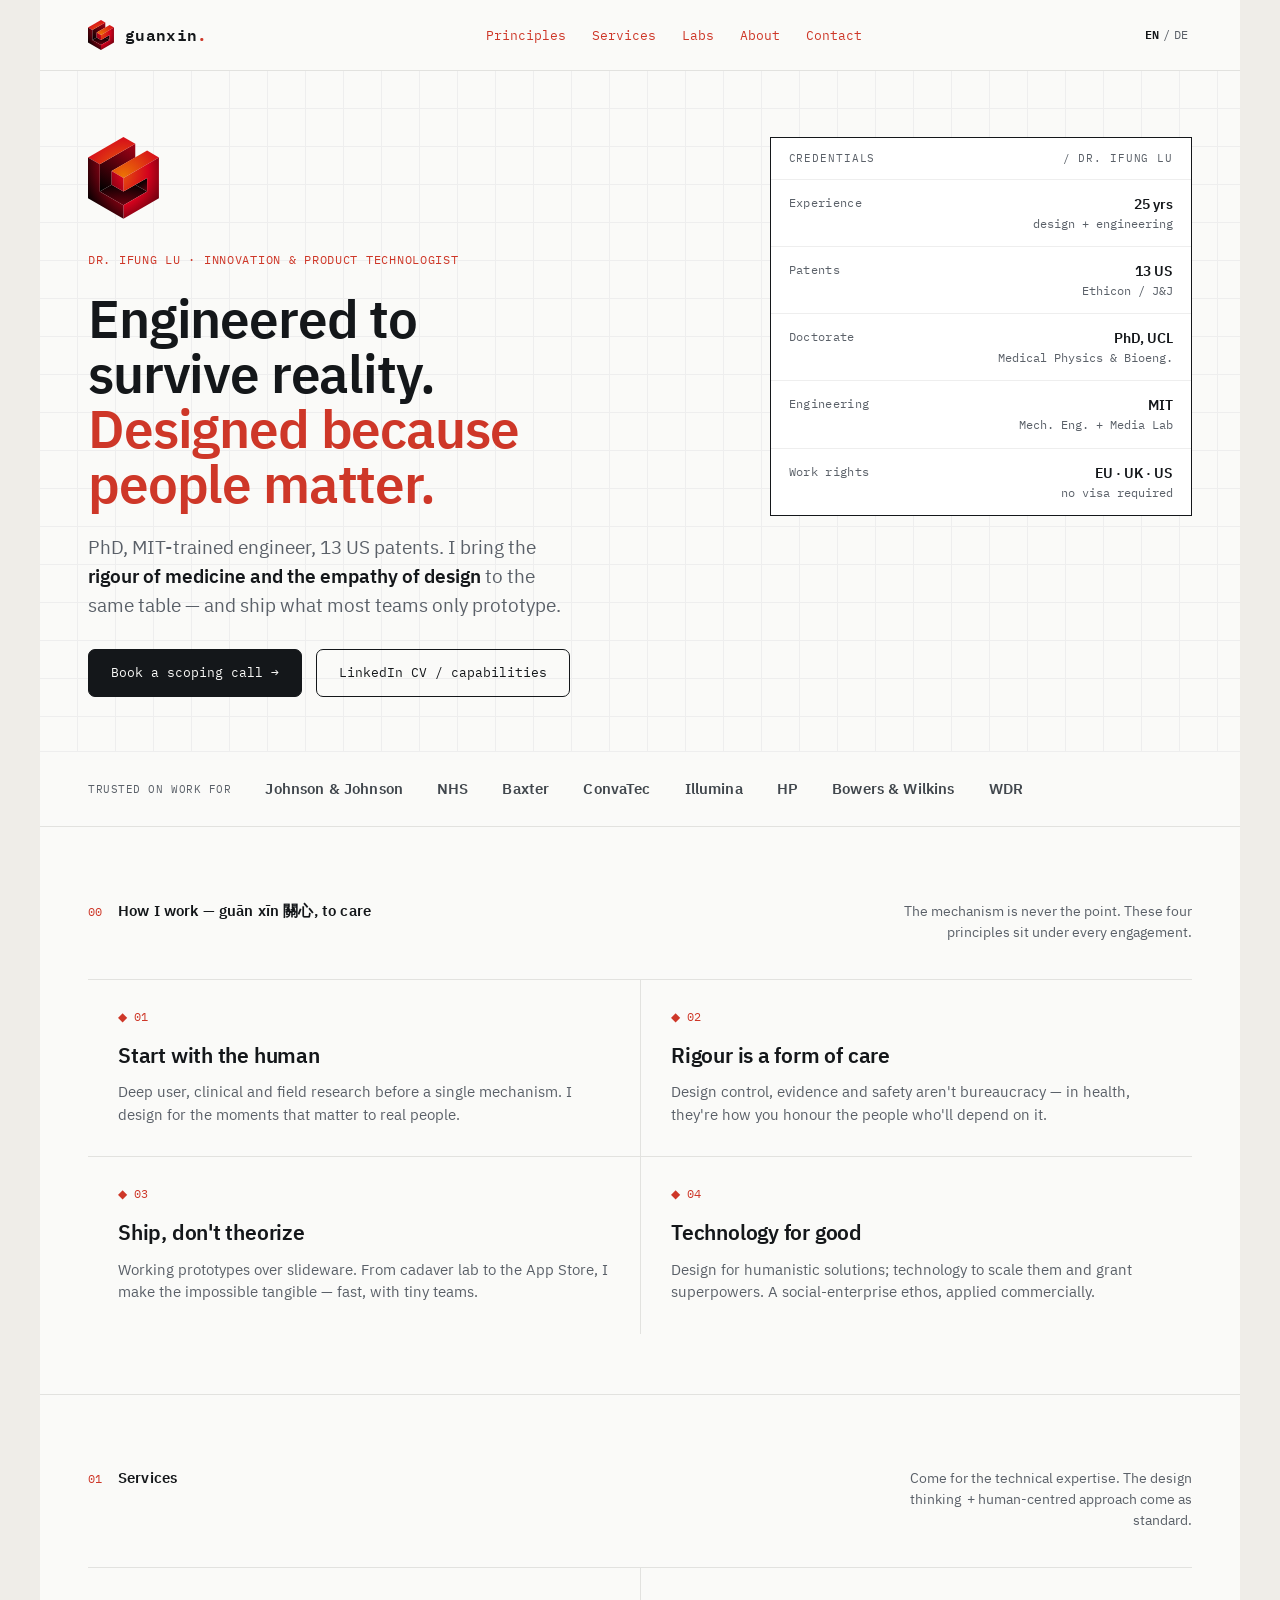
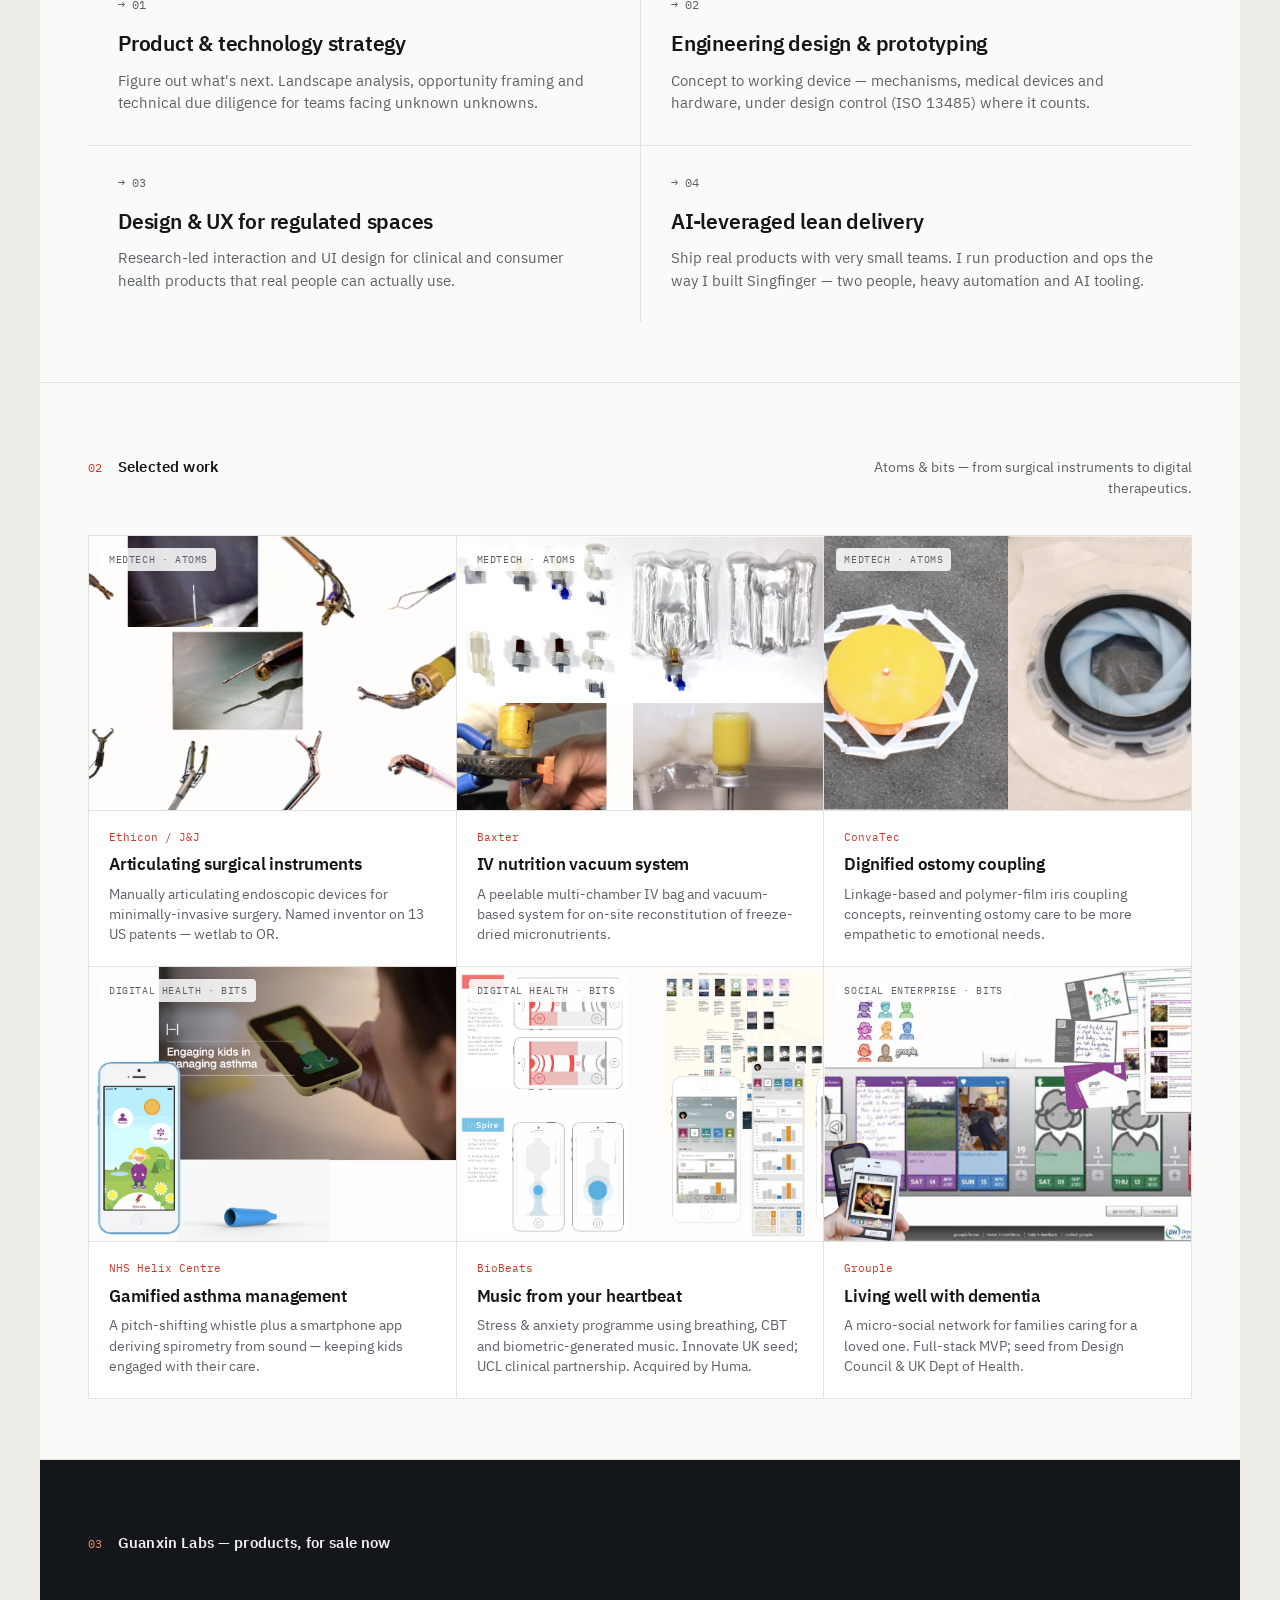
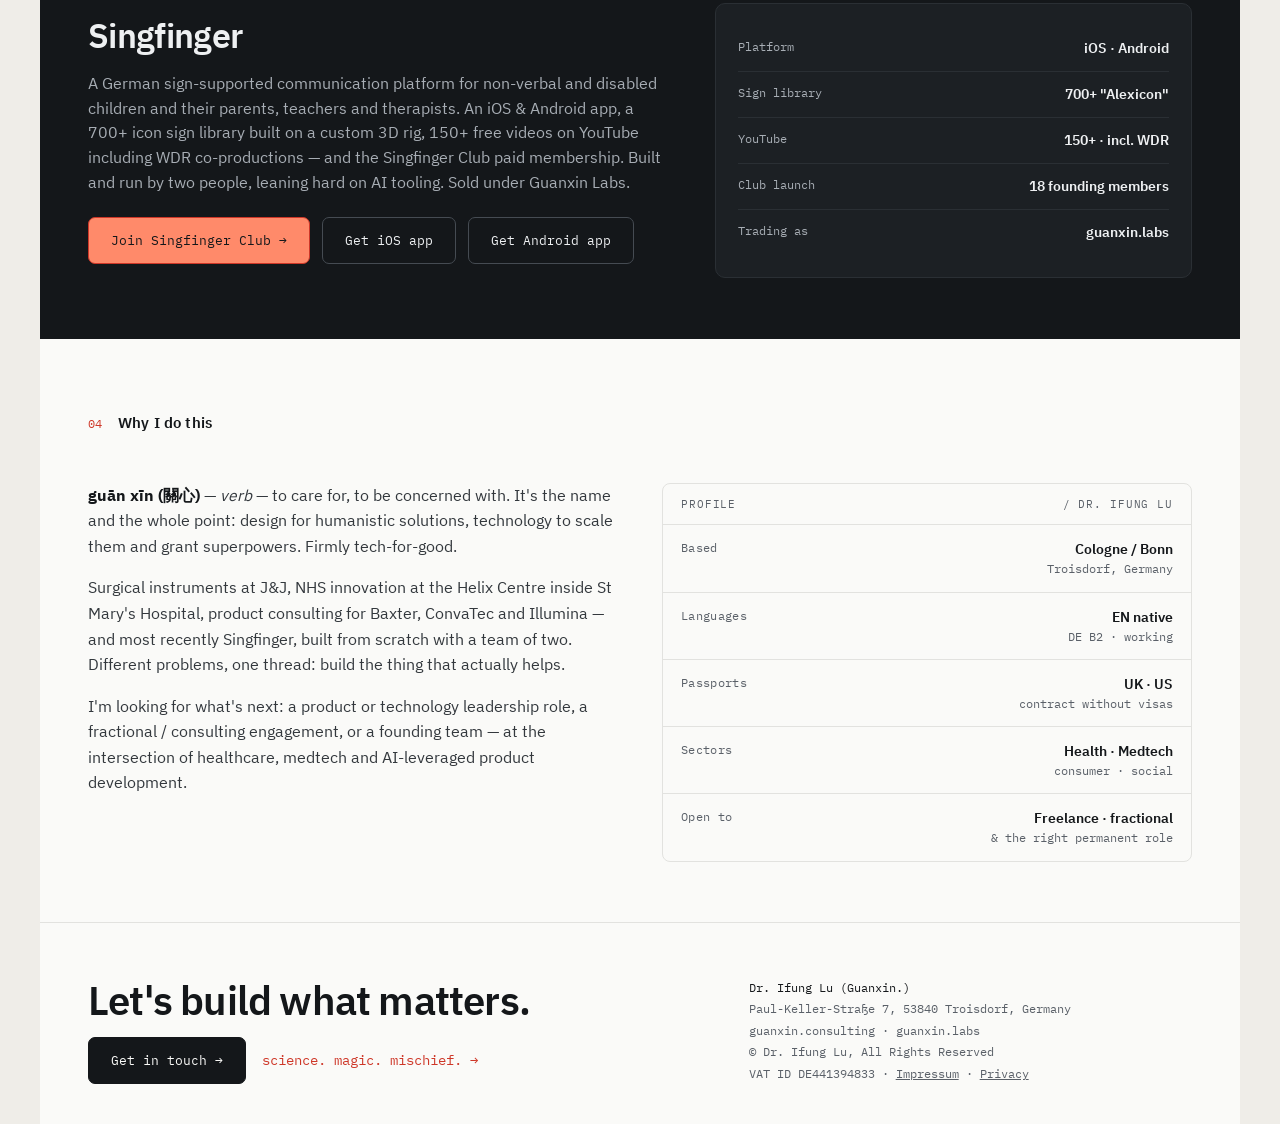
<file: index.html>
<!doctype html>
<html lang="en">
    <head>
        <meta charset="utf-8">
        <meta name="viewport" content="width=device-width, initial-scale=1">
        <title>Guanxin. Dr. Ifung Lu.</title>
        <link rel="icon" type="image/x-icon" href="GFX/favicon.ico">
        <link rel="stylesheet" href="guanxin.css">
        <link rel="alternate" hreflang="en" href="https://guanxin.de/">
        <link rel="alternate" hreflang="de" href="https://guanxin.de/de/">
        <link rel="alternate" hreflang="x-default" href="https://guanxin.de/">
    </head>
    <body>
        <a class="skip-link" href="#main">Skip to main content</a>
        <div class="a v2">
            <nav class="a-nav">
                <div class="a-brand">
                    <img src="GFX/guanxin.svg" alt="Guanxin">
                    <div class="a-logo">guanxin<span>.</span>
                    </div>
                </div>
                <div class="a-navdrawer" id="a-navdrawer">
                    <div class="a-navlinks">
                        <a href="#Principles">Principles</a>
                        <a href="#Services">Services</a>
                        <a href="#Labs">Labs</a>
                        <a href="#About">About</a>
                        <a href="contact/">Contact</a>
                    </div>
                </div>
                <div class="a-navr">
                    <span class="a-lang" role="group" aria-label="Language / Sprache"> <a href="./" aria-current="page" aria-label="English">EN</a> <span aria-hidden="true">/</span> <a href="de/" hreflang="de" lang="de" aria-label="Deutsch">DE</a> </span>
                    <button class="a-navtoggle" aria-label="Toggle navigation" aria-expanded="false" aria-controls="a-navdrawer">
                        <span></span>
                        <span></span>
                        <span></span>
                    </button>
                </div>
            </nav>
            <header class="a-hero a-hpair">
                <div>
                    <div class="gx-float" style="margin-bottom:26px">
                        <img class="gx-mark" src="GFX/guanxin.svg" alt="" style="height:82px;width:auto">
                    </div>
                    <div class="a-kicker">Dr. Ifung Lu &middot; Innovation &amp; Product Technologist</div>
                    <h1 class="a-h1">Engineered to survive reality.<span class="l2">Designed because people matter.</span></h1>
                    <p class="a-lead">PhD, MIT-trained engineer, 13 US patents. I bring the <b>rigour of medicine and the empathy of design</b> to the same table — and ship what most teams only prototype.</p>
                    <div class="a-cta">
                        <a class="a-btn p" href="https://calendar.app.google/inU9o1Cp53TYbdCk6">Book a scoping call <span aria-hidden="true">→</span></a>
                        <a class="a-btn g" href="https://www.linkedin.com/in/ifunglu/">LinkedIn CV / capabilities</a>
                    </div>
                </div>
                <div class="a-specs">
                    <div class="a-specs-h">
                        <span>Credentials</span>
                        <span>/ Dr. Ifung Lu</span>
                    </div>
                    <dl>
                        <div class="a-spec">
                            <dt class="k">Experience</dt>
                            <dd class="v">25 yrs<small>design + engineering</small>
                            </dd>
                        </div>
                        <div class="a-spec">
                            <dt class="k">Patents</dt>
                            <dd class="v">13 US<small>Ethicon / J&amp;J</small>
                            </dd>
                        </div>
                        <div class="a-spec">
                            <dt class="k">Doctorate</dt>
                            <dd class="v">PhD, UCL<small>Medical Physics &amp; Bioeng.</small>
                            </dd>
                        </div>
                        <div class="a-spec">
                            <dt class="k">Engineering</dt>
                            <dd class="v">MIT<small>Mech. Eng. + Media Lab</small>
                            </dd>
                        </div>
                        <div class="a-spec">
                            <dt class="k">Work rights</dt>
                            <dd class="v">EU · UK · US<small>no visa required</small>
                            </dd>
                        </div>
                    </dl>
                </div>
            </header>
            <main id="main" tabindex="-1">
                <div class="a-logos">
                    <span class="lb">Trusted on work for</span>
                    <span class="lg">Johnson &amp; Johnson</span>
                    <span class="lg">NHS</span>
                    <span class="lg">Baxter</span>
                    <span class="lg">ConvaTec</span>
                    <span class="lg">Illumina</span>
                    <span class="lg">HP</span>
                    <span class="lg">Bowers &amp; Wilkins</span>
                    <span class="lg">WDR</span>
                </div>
                <section class="a-sec" id="Principles">
                    <div class="a-sech">
                        <span class="a-secn care">00</span>
                        <h2 class="a-sect">How I work — guān xīn <span lang="zh-Hant">關心</span>, to care</h2>
                        <span class="a-secd">The mechanism is never the point. These four principles sit under every engagement.</span>
                    </div>
                    <div class="a-svc">
                        <div class="a-svc-i">
                            <div class="a-svc-n" style="color:var(--acc)">
                                <span aria-hidden="true">◆</span> 01
                            </div>
                            <h3 class="a-svc-t">Start with the human</h3>
                            <p class="a-svc-p">Deep user, clinical and field research before a single mechanism. I design for the moments that matter to real people.</p>
                        </div>
                        <div class="a-svc-i">
                            <div class="a-svc-n" style="color:var(--acc)">
                                <span aria-hidden="true">◆</span> 02
                            </div>
                            <h3 class="a-svc-t">Rigour is a form of care</h3>
                            <p class="a-svc-p">Design control, evidence and safety aren't bureaucracy — in health, they're how you honour the people who'll depend on it.</p>
                        </div>
                        <div class="a-svc-i">
                            <div class="a-svc-n" style="color:var(--acc)">
                                <span aria-hidden="true">◆</span> 03
                            </div>
                            <h3 class="a-svc-t">Ship, don't theorize</h3>
                            <p class="a-svc-p">Working prototypes over slideware. From cadaver lab to the App Store, I make the impossible tangible — fast, with tiny teams.</p>
                        </div>
                        <div class="a-svc-i">
                            <div class="a-svc-n" style="color:var(--acc)">
                                <span aria-hidden="true">◆</span> 04
                            </div>
                            <h3 class="a-svc-t">Technology for good</h3>
                            <p class="a-svc-p">Design for humanistic solutions; technology to scale them and grant superpowers. A social-enterprise ethos, applied commercially.</p>
                        </div>
                    </div>
                </section>
                <section class="a-sec" id="Services">
                    <div class="a-sech">
                        <span class="a-secn">01</span>
                        <h2 class="a-sect">Services</h2>
                        <span class="a-secd">Come for the technical expertise. The design thinking&nbsp; + human-centred approach come as standard.</span>
                    </div>
                    <div class="a-svc">
                        <div class="a-svc-i">
                            <div class="a-svc-n">
                                <span aria-hidden="true">→</span> 01
                            </div>
                            <h3 class="a-svc-t">Product &amp; technology strategy</h3>
                            <p class="a-svc-p">Figure out what's next. Landscape analysis, opportunity framing and technical due diligence for teams facing unknown unknowns.</p>
                        </div>
                        <div class="a-svc-i">
                            <div class="a-svc-n">
                                <span aria-hidden="true">→</span> 02
                            </div>
                            <h3 class="a-svc-t">Engineering design &amp; prototyping</h3>
                            <p class="a-svc-p">Concept to working device — mechanisms, medical devices and hardware, under design control (ISO 13485) where it counts.</p>
                        </div>
                        <div class="a-svc-i">
                            <div class="a-svc-n">
                                <span aria-hidden="true">→</span> 03
                            </div>
                            <h3 class="a-svc-t">Design &amp; UX for regulated spaces</h3>
                            <p class="a-svc-p">Research-led interaction and UI design for clinical and consumer health products that real people can actually use.</p>
                        </div>
                        <div class="a-svc-i">
                            <div class="a-svc-n">
                                <span aria-hidden="true">→</span> 04
                            </div>
                            <h3 class="a-svc-t">AI-leveraged lean delivery</h3>
                            <p class="a-svc-p">Ship real products with very small teams. I run production and ops the way I built Singfinger &#8212; two people, heavy automation and AI tooling.</p>
                        </div>
                    </div>
                </section>
                <section class="a-sec">
                    <div class="a-sech">
                        <span class="a-secn">02</span>
                        <h2 class="a-sect">Selected work</h2>
                        <span class="a-secd">Atoms &amp; bits — from surgical instruments to digital therapeutics.</span>
                    </div>
                    <div class="a-work">
                        <div class="a-w">
                            <div class="a-wimg">
                                <img class="a-wph" src="GFX/MAD.webp" alt="Photo collage of articulating surgical instrument tips and prototype grasper mechanisms." style="object-position: right bottom;">
                                <span class="a-wtag">MEDTECH · ATOMS</span>
                            </div>
                            <div class="a-wb">
                                <div class="a-wc">Ethicon / J&amp;J</div>
                                <h3 class="a-wt">Articulating surgical instruments</h3>
                                <p class="a-wp">Manually articulating endoscopic devices for minimally-invasive surgery. Named inventor on 13 US patents &#8212; wetlab to OR.</p>
                            </div>
                        </div>
                        <div class="a-w">
                            <div class="a-wimg">
                                <img class="a-wph" src="GFX/VitEasy.webp" alt="Photo collage of IV bag connector components, vacuum-sealed bags, and a vial being fitted onto the device by hand." style="object-position: right bottom;">
                                <span class="a-wtag">MEDTECH · ATOMS</span>
                            </div>
                            <div class="a-wb">
                                <div class="a-wc">Baxter</div>
                                <h3 class="a-wt">IV nutrition vacuum system</h3>
                                <p class="a-wp">A peelable multi-chamber IV bag and vacuum-based system for on-site reconstitution of freeze-dried micronutrients.</p>
                            </div>
                        </div>
                        <div class="a-w">
                            <div class="a-wimg">
                                <img class="a-wph" src="GFX/Convatec.webp" alt="Two prototype ostomy coupling mechanisms — a linkage-based skeletal disc and a polymer-film iris aperture." style="object-position: center center;">
                                <span class="a-wtag">MEDTECH · ATOMS</span>
                            </div>
                            <div class="a-wb">
                                <div class="a-wc">ConvaTec</div>
                                <h3 class="a-wt">Dignified ostomy coupling</h3>
                                <p class="a-wp">Linkage-based and polymer-film iris coupling concepts, reinventing ostomy care to be more empathetic to emotional needs.</p>
                            </div>
                        </div>
                        <div class="a-w">
                            <div class="a-wimg">
                                <img class="a-wph" src="GFX/Floot.webp" alt="A child using the asthma-management phone app with an animated frog character, and the blue plastic breath-sensing mouthpiece." style="object-position: left bottom;">
                                <span class="a-wtag">DIGITAL HEALTH · BITS</span>
                            </div>
                            <div class="a-wb">
                                <div class="a-wc">NHS Helix Centre</div>
                                <h3 class="a-wt">Gamified asthma management</h3>
                                <p class="a-wp">A pitch-shifting whistle plus a smartphone app deriving spirometry from sound — keeping kids engaged with their care.</p>
                            </div>
                        </div>
                        <div class="a-w">
                            <div class="a-wimg">
                                <img class="a-wph" src="GFX/Pulse.webp" alt="BioBeats app screens showing the two-player heart-rate game, breathing guide, and personal stress and achievement dashboards." style="object-position: left top;">
                                <span class="a-wtag">DIGITAL HEALTH · BITS</span>
                            </div>
                            <div class="a-wb">
                                <div class="a-wc">BioBeats</div>
                                <h3 class="a-wt">Music from your heartbeat</h3>
                                <p class="a-wp">Stress &amp; anxiety programme using breathing, CBT and biometric-generated music. Innovate UK seed; UCL clinical partnership. Acquired by Huma.</p>
                            </div>
                        </div>
                        <div class="a-w">
                            <div class="a-wimg">
                                <img class="a-wph" src="GFX/Grouple.webp" alt="Grouple family timeline showing shared photos, handwritten notes, and printed postcards alongside the mobile app." style="object-position: left bottom;">
                                <span class="a-wtag">SOCIAL ENTERPRISE · BITS</span>
                            </div>
                            <div class="a-wb">
                                <div class="a-wc">Grouple</div>
                                <h3 class="a-wt">Living well with dementia</h3>
                                <p class="a-wp">A micro-social network for families caring for a loved one. Full-stack MVP; seed from Design Council &amp; UK Dept of Health.</p>
                            </div>
                        </div>
                    </div>
                </section>
                <section class="a-labs" id="Labs">
                    <div class="a-sech">
                        <span class="a-secn">03</span>
                        <h2 class="a-sect" style="color:#eef0f2">Guanxin Labs &#8212; products, for sale now</h2>
                    </div>
                    <div class="a-labs-g">
                        <div>
                            <h3>Singfinger</h3>
                            <p>A German sign-supported communication platform for non-verbal and disabled children and their parents, teachers and therapists. An iOS &amp; Android app, a 700+ icon sign library built on a custom 3D rig, 150+ free videos on YouTube including WDR co-productions &#8212; and the Singfinger&nbsp;Club paid membership. Built and run by two people, leaning hard on AI tooling. Sold under Guanxin Labs.</p>
                            <div class="buy">
                                <a class="a-btn p" href="https://singfinger-club.circle.so/gemeinschaft">Join Singfinger Club <span aria-hidden="true">&rarr;</span></a>
                                <a class="a-btn g" href="https://apps.apple.com/de/app/haandi-finger-alphabet/id6745176292">Get iOS app</a>
                                <a class="a-btn g" href="https://play.google.com/store/apps/details?id=de.guanxin.labs.haandi&hl=en">Get Android app</a>
                            </div>
                        </div>
                        <dl class="a-labs-card">
                            <div class="row">
                                <dt class="k">Platform</dt>
                                <dd class="v">iOS &middot; Android</dd>
                            </div>
                            <div class="row">
                                <dt class="k">Sign library</dt>
                                <dd class="v">700+ &quot;Alexicon&quot;</dd>
                            </div>
                            <div class="row">
                                <dt class="k">YouTube</dt>
                                <dd class="v">150+ &middot; incl. WDR</dd>
                            </div>
                            <div class="row">
                                <dt class="k">Club launch</dt>
                                <dd class="v">18 founding members</dd>
                            </div>
                            <div class="row">
                                <dt class="k">Trading as</dt>
                                <dd class="v">guanxin.labs</dd>
                            </div>
                        </dl>
                    </div>
                </section>
                <section class="a-sec" id="About">
                    <div class="a-sech">
                        <span class="a-secn care">04</span>
                        <h2 class="a-sect">Why I do this</h2>
                    </div>
                    <div class="a-about">
                        <div>
                            <p><b>guān xīn (<span lang="zh-Hant">關心</span>)</b> — <i>verb</i> — to care for, to be concerned with. It's the name and the whole point: design for humanistic solutions, technology to scale them and grant superpowers. Firmly tech-for-good.</p>
                            <p>Surgical instruments at J&amp;J, NHS innovation at the Helix Centre inside St Mary's Hospital, product consulting for Baxter, ConvaTec and Illumina — and most recently Singfinger, built from scratch with a team of two. Different problems, one thread: build the thing that actually helps.</p>
                            <p>I'm looking for what's next: a product or technology leadership role, a fractional / consulting engagement, or a founding team — at the intersection of healthcare, medtech and AI-leveraged product development.</p>
                        </div>
                        <div class="a-cred">
                            <div class="a-specs-h">
                                <span>Profile</span>
                                <span>/ Dr. Ifung Lu</span>
                            </div>
                            <dl>
                                <div class="a-spec">
                                    <dt class="k">Based</dt>
                                    <dd class="v">Cologne / Bonn<small>Troisdorf, Germany</small>
                                    </dd>
                                </div>
                                <div class="a-spec">
                                    <dt class="k">Languages</dt>
                                    <dd class="v">EN native<small>DE B2 &middot; working</small>
                                    </dd>
                                </div>
                                <div class="a-spec">
                                    <dt class="k">Passports</dt>
                                    <dd class="v">UK · US<small>contract without visas</small>
                                    </dd>
                                </div>
                                <div class="a-spec">
                                    <dt class="k">Sectors</dt>
                                    <dd class="v">Health · Medtech<small>consumer · social</small>
                                    </dd>
                                </div>
                                <div class="a-spec">
                                    <dt class="k">Open to</dt>
                                    <dd class="v">Freelance · fractional<small>&amp; the right permanent role</small>
                                    </dd>
                                </div>
                            </dl>
                        </div>
                    </div>
                </section>
            </main>
            <footer class="a-foot" id="Contact">
                <div>
                    <p class="big">Let's build what matters.</p>
                    <a class="a-btn p" href="contact/" style="margin-right:12px">Get in touch <span aria-hidden="true">→</span></a>
                    <a class="em tagline" href="https://blog.guanxin.de">science. magic. mischief. <span aria-hidden="true">→</span></a>
                </div>
                <div class="meta">
                    <span class="han">Dr. Ifung Lu (Guanxin.)</span>
                    <br>
                    Paul-Keller-Straße 7, 53840 Troisdorf, Germany<br>
                    guanxin.consulting &middot; guanxin.labs<br>&copy; Dr. Ifung Lu, All Rights Reserved<br>VAT ID DE441394833&nbsp;&middot;&nbsp;<a href="legal-notice/">Impressum</a> &middot; <a href="privacy/">Privacy</a>
                </div>
            </footer>
        </div>
        <script src="guanxin.js"></script>
    </body>
</html>
</file>
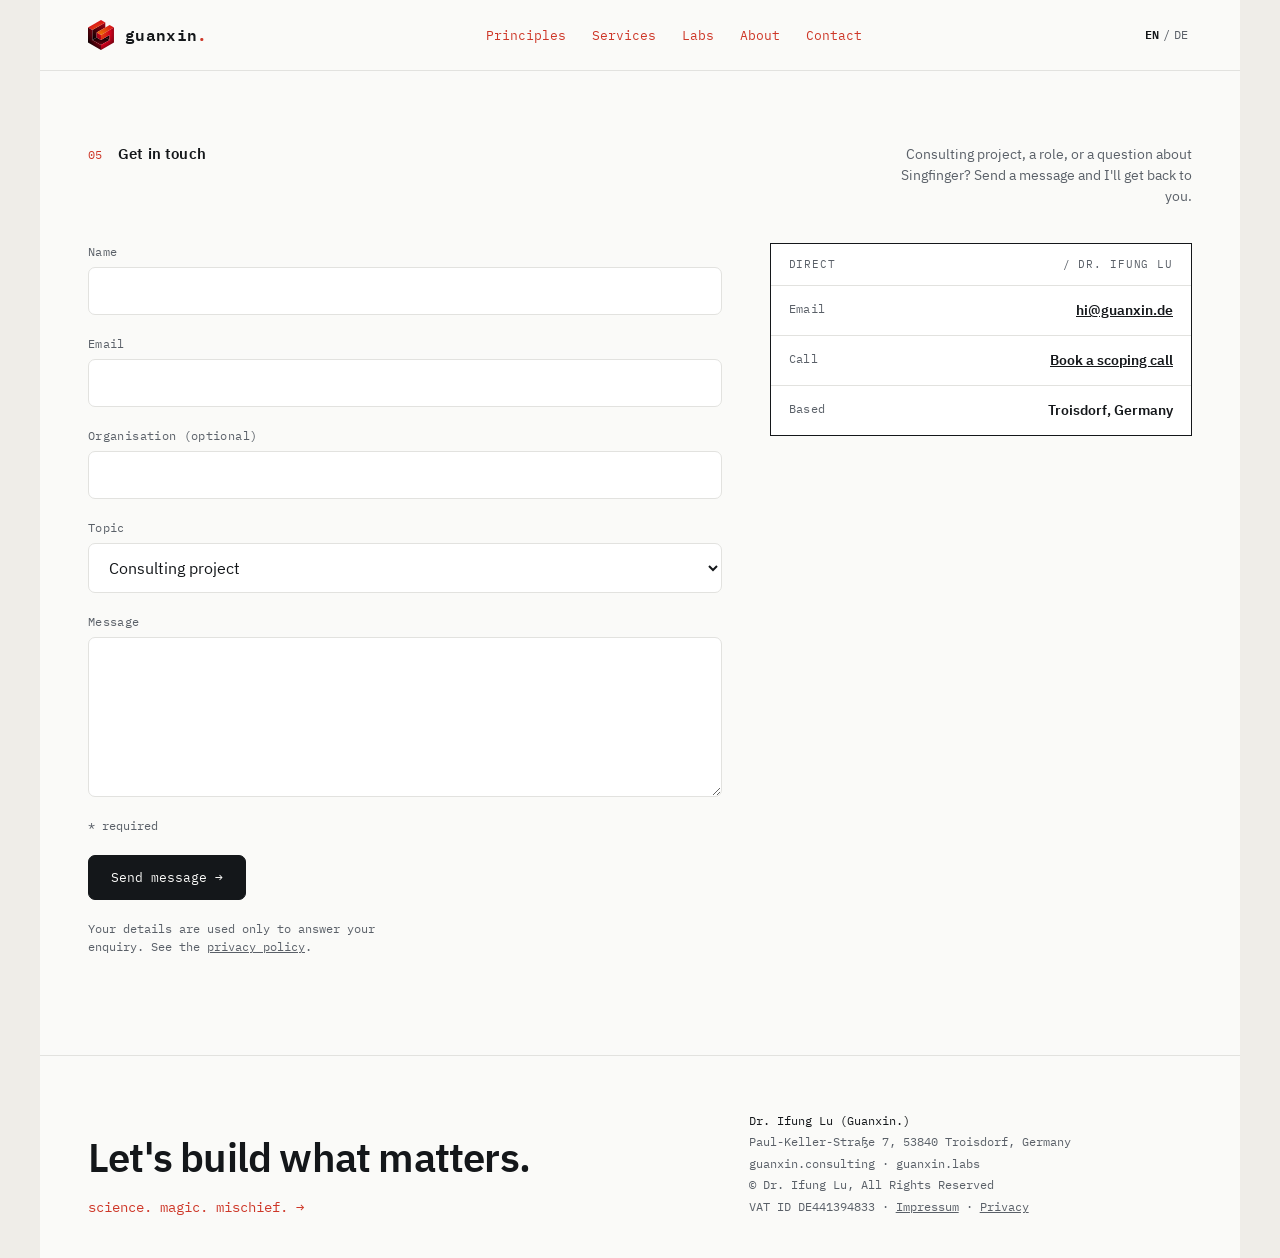
<file: contact/index.html>
<!doctype html>
<html lang="en">
    <head>
        <meta charset="utf-8">
        <meta name="viewport" content="width=device-width, initial-scale=1">
        <title>Contact · Guanxin. Dr. Ifung Lu.</title>
        <link rel="icon" type="image/x-icon" href="../GFX/favicon.ico">
        <link rel="stylesheet" href="../guanxin.css">
        <link rel="alternate" hreflang="en" href="https://guanxin.de/contact/">
        <link rel="alternate" hreflang="de" href="https://guanxin.de/de/kontakt/">
        <link rel="alternate" hreflang="x-default" href="https://guanxin.de/contact/">
    </head>
    <body>
        <a class="skip-link" href="#main">Skip to main content</a>
        <div class="a v2">
            <nav class="a-nav">
                <a class="a-brand" href="../">
                    <img src="../GFX/guanxin.svg" alt="Guanxin">
                    <div class="a-logo">guanxin<span>.</span>
                    </div>
                </a>
                <div class="a-navdrawer" id="a-navdrawer">
                    <div class="a-navlinks">
                        <a href="../#Principles">Principles</a>
                        <a href="../#Services">Services</a>
                        <a href="../#Labs">Labs</a>
                        <a href="../#About">About</a>
                        <a href="./" aria-current="page">Contact</a>
                    </div>
                </div>
                <div class="a-navr">
                    <span class="a-lang" role="group" aria-label="Language / Sprache">
                        <a href="./" aria-current="page" aria-label="English">EN</a>
                        <span aria-hidden="true">/</span>
                        <a href="../de/kontakt/" hreflang="de" lang="de" aria-label="Deutsch">DE</a>
                    </span>
                    <button class="a-navtoggle" aria-label="Toggle navigation" aria-expanded="false" aria-controls="a-navdrawer">
                        <span></span>
                        <span></span>
                        <span></span>
                    </button>
                </div>
            </nav>
            <main id="main" tabindex="-1">
                <section class="a-sec" id="Contact">
                    <div class="a-sech">
                        <span class="a-secn">05</span>
                        <h1 class="a-sect">Get in touch</h1>
                        <span class="a-secd">Consulting project, a role, or a question about Singfinger? Send a message and I'll get back to you.</span>
                    </div>
                    <div class="a-contact">
                        <form class="a-form" action="https://script.google.com/macros/s/AKfycbwzuIEppW1rn_buuM2IOltzaPp8DQTOPaKUrQcdjLysSv500ON-x2apNPRMKjPGAgKc/exec" method="post" novalidate
                            data-msg-required="Please fill in this field."
                            data-msg-email="Please enter a valid email address."
                            data-msg-sending="Sending&hellip;"
                            data-msg-success="Thank you, your message has been sent. I'll get back to you soon."
                            data-msg-error="Sorry, something went wrong. Please email hi@guanxin.de directly.">
                            <div class="a-field">
                                <label class="a-label" for="cf-name">Name</label>
                                <input class="a-input" type="text" id="cf-name" name="name" autocomplete="name" maxlength="200" required>
                            </div>
                            <div class="a-field">
                                <label class="a-label" for="cf-email">Email</label>
                                <input class="a-input" type="email" id="cf-email" name="email" autocomplete="email" maxlength="254" required>
                            </div>
                            <div class="a-field">
                                <label class="a-label" for="cf-org">Organisation (optional)</label>
                                <input class="a-input" type="text" id="cf-org" name="organisation" autocomplete="organization" maxlength="200">
                            </div>
                            <div class="a-field">
                                <label class="a-label" for="cf-topic">Topic</label>
                                <select class="a-input" id="cf-topic" name="topic">
                                    <option value="Consulting project">Consulting project</option>
                                    <option value="Role (permanent or fractional)">Role (permanent or fractional)</option>
                                    <option value="Guanxin Labs / Singfinger">Guanxin Labs / Singfinger</option>
                                    <option value="Other">Other</option>
                                </select>
                            </div>
                            <div class="a-field">
                                <label class="a-label" for="cf-message">Message</label>
                                <textarea class="a-input" id="cf-message" name="message" maxlength="5000" required></textarea>
                            </div>
                            <div class="a-hp" aria-hidden="true">
                                <label for="cf-website">Website</label>
                                <input type="text" id="cf-website" name="website" tabindex="-1" autocomplete="off">
                            </div>
                            <input type="hidden" name="lang" value="en">
                            <input type="hidden" name="t" value="">
                            <input type="hidden" name="js" value="0">
                            <p class="a-req">* required</p>
                            <div class="a-cta">
                                <button class="a-btn p" type="submit">Send message <span aria-hidden="true">→</span></button>
                            </div>
                            <p class="a-form-note">Your details are used only to answer your enquiry. See the <a href="../privacy/">privacy policy</a>.</p>
                            <div class="a-form-status" aria-live="polite"></div>
                        </form>
                        <div class="a-specs">
                            <div class="a-specs-h">
                                <span>Direct</span>
                                <span>/ Dr. Ifung Lu</span>
                            </div>
                            <dl>
                                <div class="a-spec">
                                    <dt class="k">Email</dt>
                                    <dd class="v"><a href="mailto:hi@guanxin.de">hi@guanxin.de</a></dd>
                                </div>
                                <div class="a-spec">
                                    <dt class="k">Call</dt>
                                    <dd class="v"><a href="https://calendar.app.google/inU9o1Cp53TYbdCk6">Book a scoping call</a></dd>
                                </div>
                                <div class="a-spec">
                                    <dt class="k">Based</dt>
                                    <dd class="v">Troisdorf, Germany</dd>
                                </div>
                            </dl>
                        </div>
                    </div>
                </section>
            </main>
            <footer class="a-foot">
                <div>
                    <p class="big">Let's build what matters.</p>
                    <a class="em tagline" href="https://blog.guanxin.de">science. magic. mischief. <span aria-hidden="true">→</span></a>
                </div>
                <div class="meta">
                    <span class="han">Dr. Ifung Lu (Guanxin.)</span>
                    <br>
                    Paul-Keller-Straße 7, 53840 Troisdorf, Germany<br>
                    guanxin.consulting &middot; guanxin.labs<br>&copy; Dr. Ifung Lu, All Rights Reserved<br>VAT ID DE441394833&nbsp;&middot;&nbsp;<a href="../legal-notice/">Impressum</a> &middot; <a href="../privacy/">Privacy</a>
                </div>
            </footer>
        </div>
        <script src="../guanxin.js"></script>
    </body>
</html>
</file>
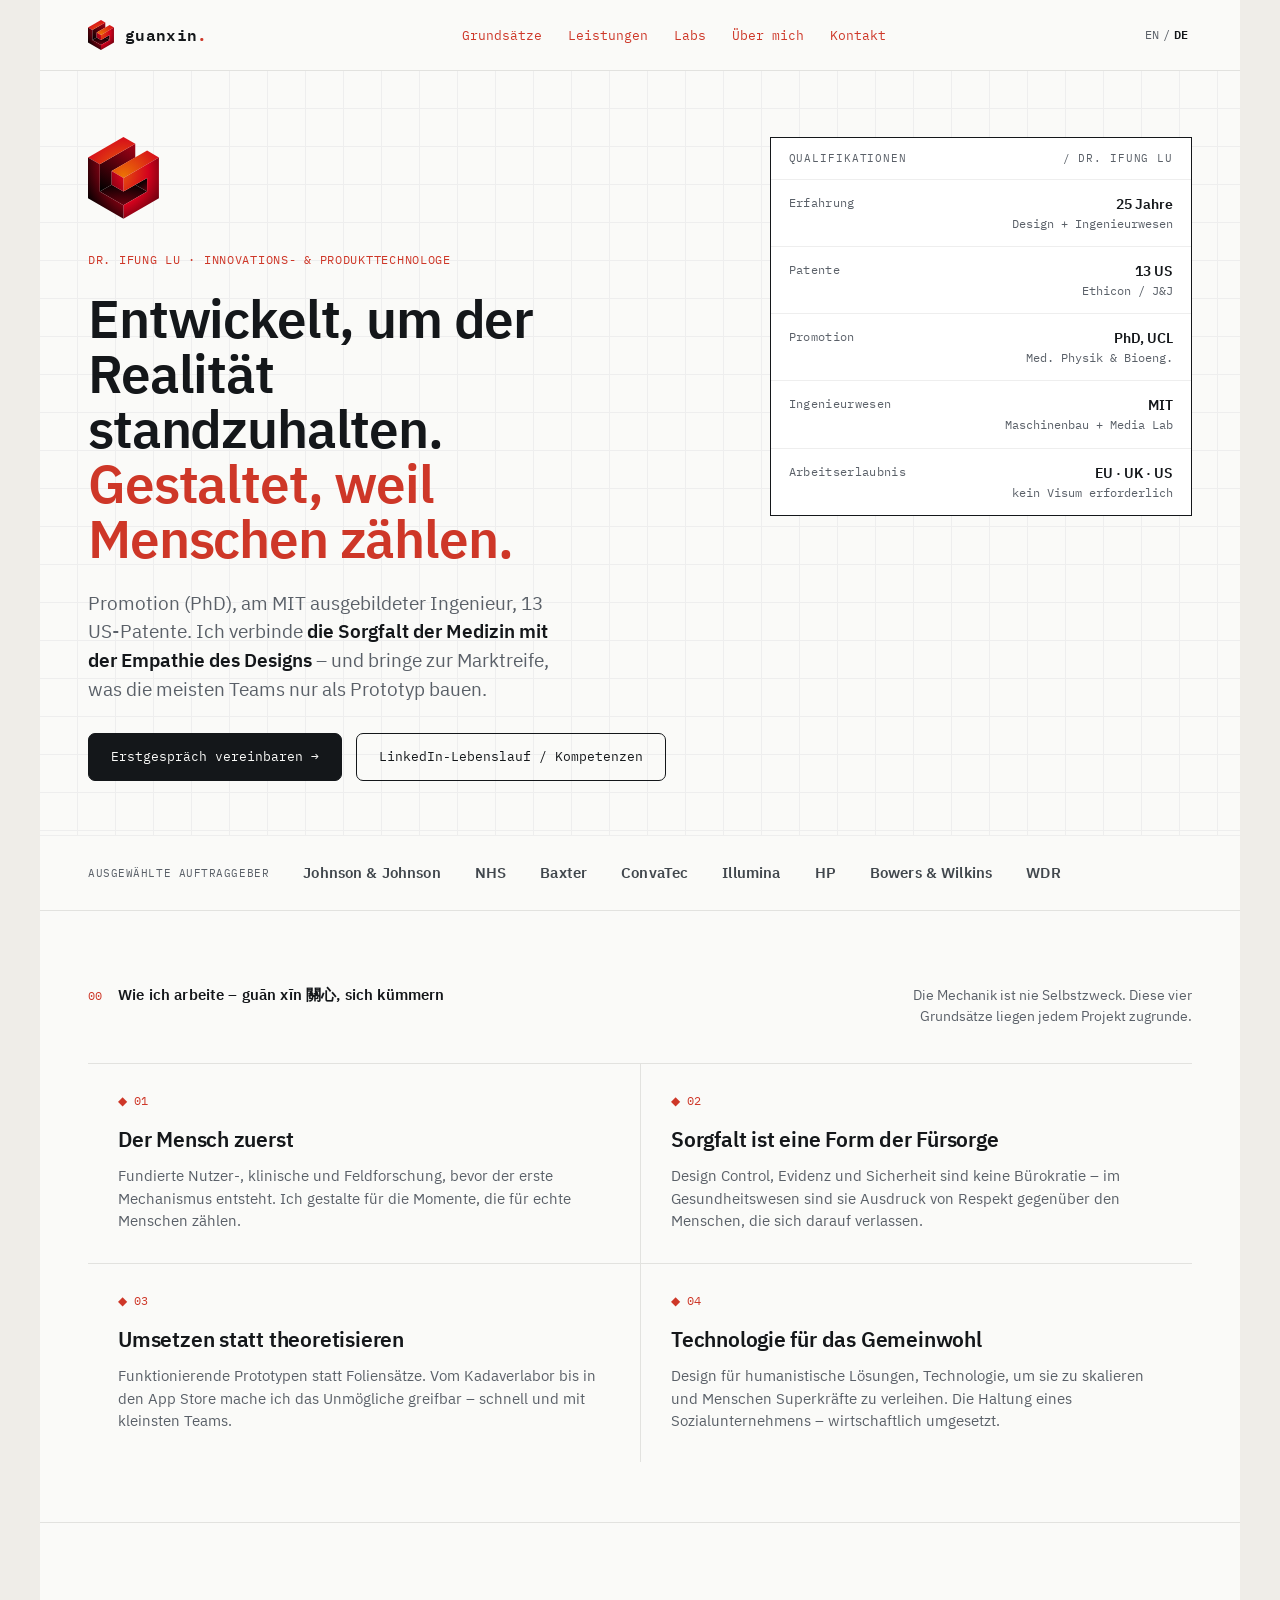
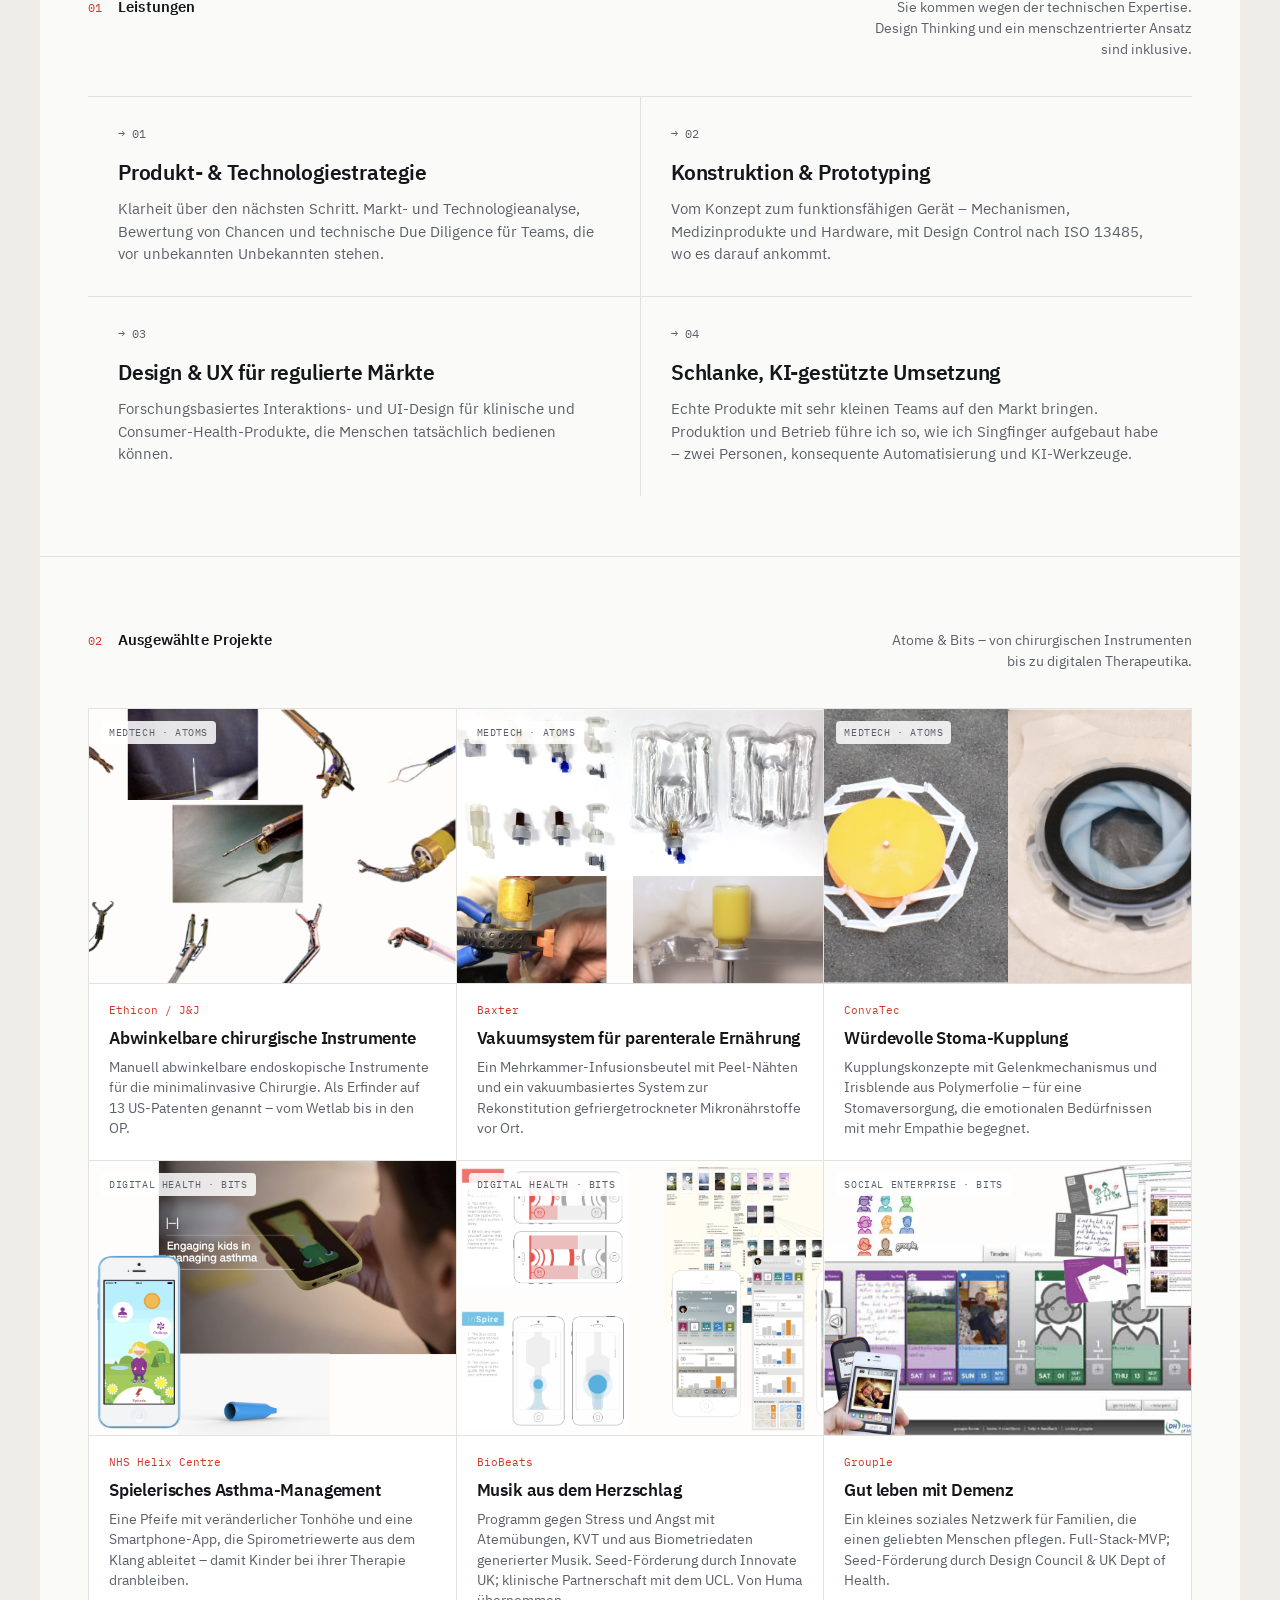
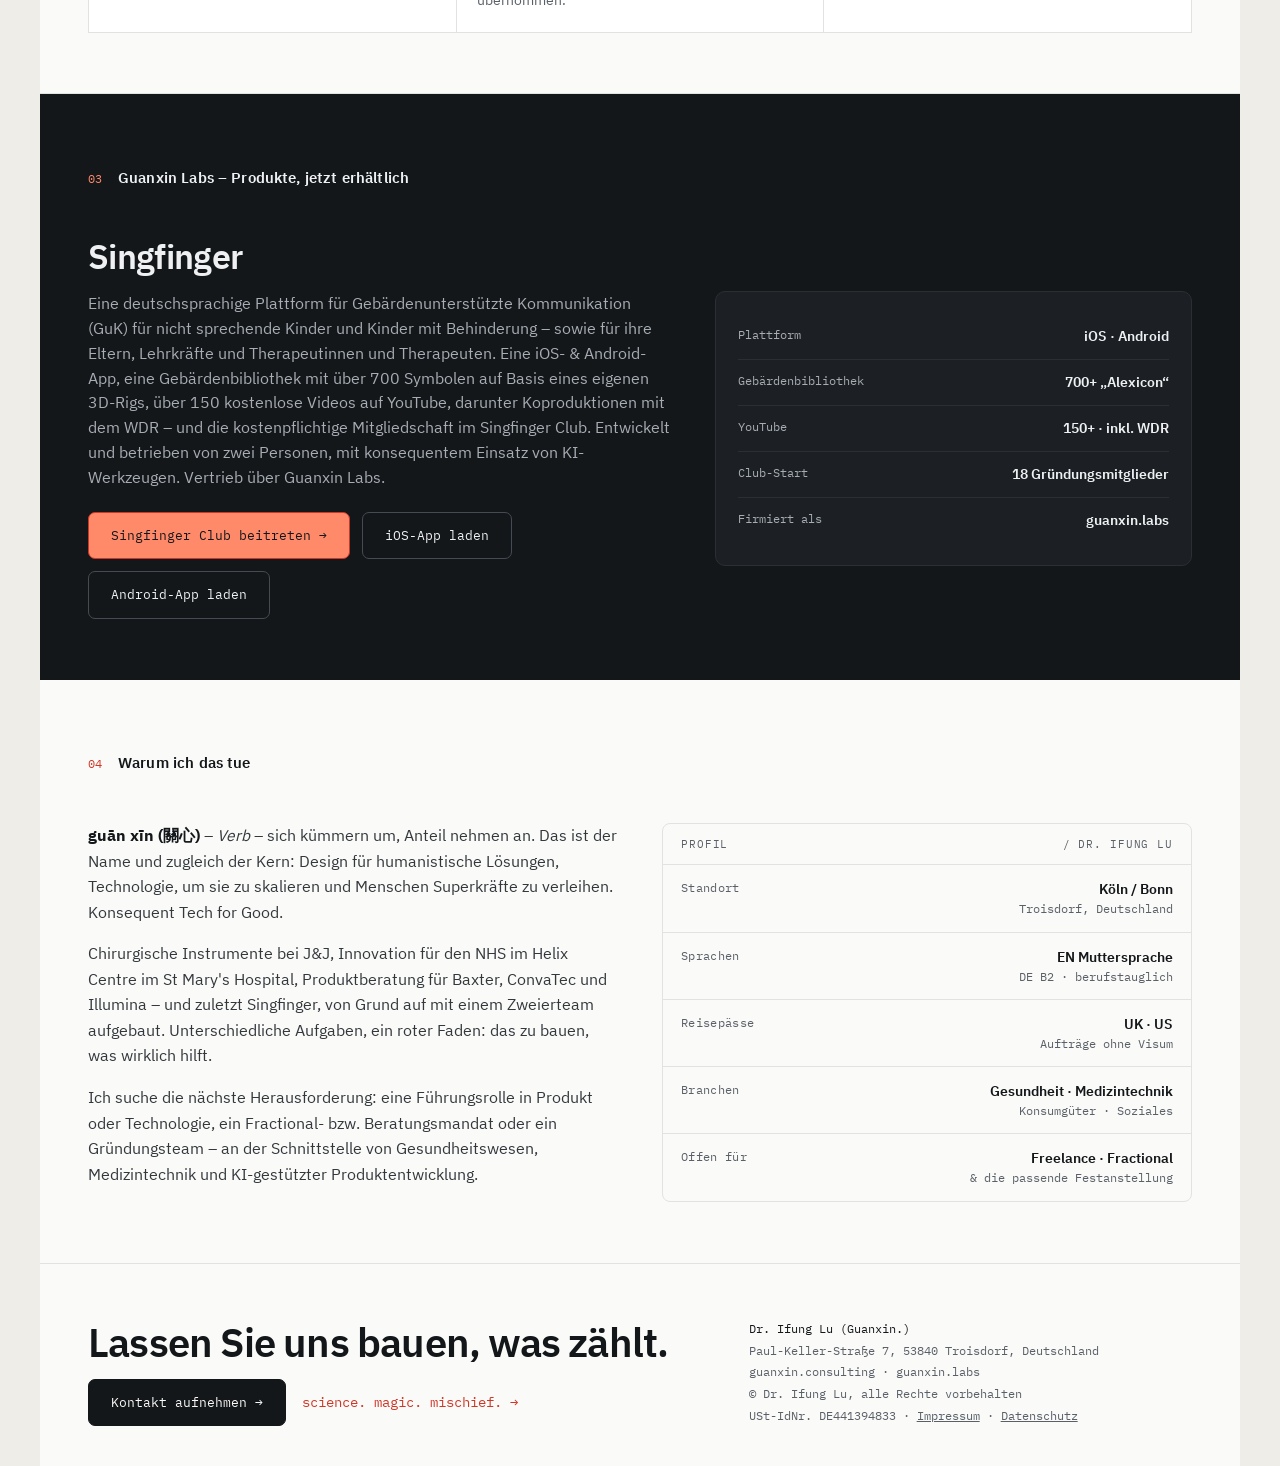
<file: de/index.html>
<!doctype html>
<html lang="de">
    <head>
        <meta charset="utf-8">
        <meta name="viewport" content="width=device-width, initial-scale=1">
        <title>Guanxin. Dr. Ifung Lu.</title>
        <link rel="icon" type="image/x-icon" href="../GFX/favicon.ico">
        <link rel="stylesheet" href="../guanxin.css">
        <link rel="alternate" hreflang="en" href="https://guanxin.de/">
        <link rel="alternate" hreflang="de" href="https://guanxin.de/de/">
        <link rel="alternate" hreflang="x-default" href="https://guanxin.de/">
    </head>
    <body>
        <a class="skip-link" href="#main">Zum Hauptinhalt springen</a>
        <div class="a v2">
            <nav class="a-nav">
                <div class="a-brand">
                    <img src="../GFX/guanxin.svg" alt="Guanxin">
                    <div class="a-logo">guanxin<span>.</span>
                    </div>
                </div>
                <div class="a-navdrawer" id="a-navdrawer">
                    <div class="a-navlinks">
                        <a href="#Principles">Grundsätze</a>
                        <a href="#Services">Leistungen</a>
                        <a href="#Labs">Labs</a>
                        <a href="#About">Über mich</a>
                        <a href="kontakt/">Kontakt</a>
                    </div>
                </div>
                <div class="a-navr">
                    <span class="a-lang" role="group" aria-label="Sprache / Language"> <a href="../" hreflang="en" lang="en" aria-label="English">EN</a> <span aria-hidden="true">/</span> <a href="./" aria-current="page" aria-label="Deutsch">DE</a> </span>
                    <button class="a-navtoggle" aria-label="Navigation ein- und ausblenden" aria-expanded="false" aria-controls="a-navdrawer">
                        <span></span>
                        <span></span>
                        <span></span>
                    </button>
                </div>
            </nav>
            <header class="a-hero a-hpair">
                <div>
                    <div class="gx-float" style="margin-bottom:26px">
                        <img class="gx-mark" src="../GFX/guanxin.svg" alt="" style="height:82px;width:auto">
                    </div>
                    <div class="a-kicker">Dr. Ifung Lu · Innovations- &amp; Produkttechnologe</div>
                    <h1 class="a-h1">Entwickelt, um der Realität standzuhalten.<span class="l2">Gestaltet, weil Menschen zählen.</span></h1>
                    <p class="a-lead">Promotion (PhD), am MIT ausgebildeter Ingenieur, 13 US-Patente. Ich verbinde <b>die Sorgfalt der Medizin mit der Empathie des Designs</b> – und bringe zur Marktreife, was die meisten Teams nur als Prototyp bauen.</p>
                    <div class="a-cta">
                        <a class="a-btn p" href="https://calendar.app.google/inU9o1Cp53TYbdCk6">Erstgespräch vereinbaren <span aria-hidden="true">→</span></a>
                        <a class="a-btn g" href="https://www.linkedin.com/in/ifunglu/">LinkedIn-Lebenslauf / Kompetenzen</a>
                    </div>
                </div>
                <div class="a-specs">
                    <div class="a-specs-h">
                        <span>Qualifikationen</span>
                        <span>/ Dr. Ifung Lu</span>
                    </div>
                    <dl>
                        <div class="a-spec">
                            <dt class="k">Erfahrung</dt>
                            <dd class="v">25 Jahre<small>Design + Ingenieurwesen</small>
                            </dd>
                        </div>
                        <div class="a-spec">
                            <dt class="k">Patente</dt>
                            <dd class="v">13 US<small>Ethicon / J&amp;J</small>
                            </dd>
                        </div>
                        <div class="a-spec">
                            <dt class="k">Promotion</dt>
                            <dd class="v">PhD, UCL<small>Med. Physik &amp; Bioeng.</small>
                            </dd>
                        </div>
                        <div class="a-spec">
                            <dt class="k">Ingenieurwesen</dt>
                            <dd class="v">MIT<small>Maschinenbau + Media Lab</small>
                            </dd>
                        </div>
                        <div class="a-spec">
                            <dt class="k">Arbeitserlaubnis</dt>
                            <dd class="v">EU · UK · US<small>kein Visum erforderlich</small>
                            </dd>
                        </div>
                    </dl>
                </div>
            </header>
            <main id="main" tabindex="-1">
                <div class="a-logos">
                    <span class="lb">Ausgewählte Auftraggeber</span>
                    <span class="lg">Johnson &amp; Johnson</span>
                    <span class="lg">NHS</span>
                    <span class="lg">Baxter</span>
                    <span class="lg">ConvaTec</span>
                    <span class="lg">Illumina</span>
                    <span class="lg">HP</span>
                    <span class="lg">Bowers &amp; Wilkins</span>
                    <span class="lg">WDR</span>
                </div>
                <section class="a-sec" id="Principles">
                    <div class="a-sech">
                        <span class="a-secn care">00</span>
                        <h2 class="a-sect">Wie ich arbeite – guān xīn <span lang="zh-Hant">關心</span>, sich kümmern</h2>
                        <span class="a-secd">Die Mechanik ist nie Selbstzweck. Diese vier Grundsätze liegen jedem Projekt zugrunde.</span>
                    </div>
                    <div class="a-svc">
                        <div class="a-svc-i">
                            <div class="a-svc-n" style="color:var(--acc)">
                                <span aria-hidden="true">◆</span> 01
                            </div>
                            <h3 class="a-svc-t">Der Mensch zuerst</h3>
                            <p class="a-svc-p">Fundierte Nutzer-, klinische und Feldforschung, bevor der erste Mechanismus entsteht. Ich gestalte für die Momente, die für echte Menschen zählen.</p>
                        </div>
                        <div class="a-svc-i">
                            <div class="a-svc-n" style="color:var(--acc)">
                                <span aria-hidden="true">◆</span> 02
                            </div>
                            <h3 class="a-svc-t">Sorgfalt ist eine Form der Fürsorge</h3>
                            <p class="a-svc-p">Design Control, Evidenz und Sicherheit sind keine Bürokratie – im Gesundheitswesen sind sie Ausdruck von Respekt gegenüber den Menschen, die sich darauf verlassen.</p>
                        </div>
                        <div class="a-svc-i">
                            <div class="a-svc-n" style="color:var(--acc)">
                                <span aria-hidden="true">◆</span> 03
                            </div>
                            <h3 class="a-svc-t">Umsetzen statt theoretisieren</h3>
                            <p class="a-svc-p">Funktionierende Prototypen statt Foliensätze. Vom Kadaverlabor bis in den App Store mache ich das Unmögliche greifbar – schnell und mit kleinsten Teams.</p>
                        </div>
                        <div class="a-svc-i">
                            <div class="a-svc-n" style="color:var(--acc)">
                                <span aria-hidden="true">◆</span> 04
                            </div>
                            <h3 class="a-svc-t">Technologie für das Gemeinwohl</h3>
                            <p class="a-svc-p">Design für humanistische Lösungen, Technologie, um sie zu skalieren und Menschen Superkräfte zu verleihen. Die Haltung eines Sozialunternehmens – wirtschaftlich umgesetzt.</p>
                        </div>
                    </div>
                </section>
                <section class="a-sec" id="Services">
                    <div class="a-sech">
                        <span class="a-secn">01</span>
                        <h2 class="a-sect">Leistungen</h2>
                        <span class="a-secd">Sie kommen wegen der technischen Expertise. Design Thinking und ein menschzentrierter Ansatz sind inklusive.</span>
                    </div>
                    <div class="a-svc">
                        <div class="a-svc-i">
                            <div class="a-svc-n">
                                <span aria-hidden="true">→</span> 01
                            </div>
                            <h3 class="a-svc-t">Produkt- &amp; Technologiestrategie</h3>
                            <p class="a-svc-p">Klarheit über den nächsten Schritt. Markt- und Technologieanalyse, Bewertung von Chancen und technische Due Diligence für Teams, die vor unbekannten Unbekannten stehen.</p>
                        </div>
                        <div class="a-svc-i">
                            <div class="a-svc-n">
                                <span aria-hidden="true">→</span> 02
                            </div>
                            <h3 class="a-svc-t">Konstruktion &amp; Prototyping</h3>
                            <p class="a-svc-p">Vom Konzept zum funktionsfähigen Gerät – Mechanismen, Medizinprodukte und Hardware, mit Design Control nach ISO 13485, wo es darauf ankommt.</p>
                        </div>
                        <div class="a-svc-i">
                            <div class="a-svc-n">
                                <span aria-hidden="true">→</span> 03
                            </div>
                            <h3 class="a-svc-t">Design &amp; UX für regulierte Märkte</h3>
                            <p class="a-svc-p">Forschungsbasiertes Interaktions- und UI-Design für klinische und Consumer-Health-Produkte, die Menschen tatsächlich bedienen können.</p>
                        </div>
                        <div class="a-svc-i">
                            <div class="a-svc-n">
                                <span aria-hidden="true">→</span> 04
                            </div>
                            <h3 class="a-svc-t">Schlanke, KI-gestützte Umsetzung</h3>
                            <p class="a-svc-p">Echte Produkte mit sehr kleinen Teams auf den Markt bringen. Produktion und Betrieb führe ich so, wie ich Singfinger aufgebaut habe – zwei Personen, konsequente Automatisierung und KI-Werkzeuge.</p>
                        </div>
                    </div>
                </section>
                <section class="a-sec">
                    <div class="a-sech">
                        <span class="a-secn">02</span>
                        <h2 class="a-sect">Ausgewählte Projekte</h2>
                        <span class="a-secd">Atome &amp; Bits – von chirurgischen Instrumenten bis zu digitalen Therapeutika.</span>
                    </div>
                    <div class="a-work">
                        <div class="a-w">
                            <div class="a-wimg">
                                <img class="a-wph" src="../GFX/MAD.webp" alt="Fotocollage abwinkelbarer chirurgischer Instrumentenspitzen und Greifer-Prototypen." style="object-position: right bottom;">
                                <span class="a-wtag" lang="en">MEDTECH · ATOMS</span>
                            </div>
                            <div class="a-wb">
                                <div class="a-wc">Ethicon / J&amp;J</div>
                                <h3 class="a-wt">Abwinkelbare chirurgische Instrumente</h3>
                                <p class="a-wp">Manuell abwinkelbare endoskopische Instrumente für die minimalinvasive Chirurgie. Als Erfinder auf 13 US-Patenten genannt – vom Wetlab bis in den OP.</p>
                            </div>
                        </div>
                        <div class="a-w">
                            <div class="a-wimg">
                                <img class="a-wph" src="../GFX/VitEasy.webp" alt="Fotocollage von Konnektor-Komponenten für Infusionsbeutel, vakuumversiegelten Beuteln und einer Durchstechflasche, die von Hand auf das Gerät gesetzt wird." style="object-position: right bottom;">
                                <span class="a-wtag" lang="en">MEDTECH · ATOMS</span>
                            </div>
                            <div class="a-wb">
                                <div class="a-wc">Baxter</div>
                                <h3 class="a-wt">Vakuumsystem für parenterale Ernährung</h3>
                                <p class="a-wp">Ein Mehrkammer-Infusionsbeutel mit Peel-Nähten und ein vakuumbasiertes System zur Rekonstitution gefriergetrockneter Mikronährstoffe vor Ort.</p>
                            </div>
                        </div>
                        <div class="a-w">
                            <div class="a-wimg">
                                <img class="a-wph" src="../GFX/Convatec.webp" alt="Zwei Prototypen von Stoma-Kupplungsmechanismen – eine Skelettscheibe mit Gelenkmechanismus und eine Irisblende aus Polymerfolie." style="object-position: center center;">
                                <span class="a-wtag" lang="en">MEDTECH · ATOMS</span>
                            </div>
                            <div class="a-wb">
                                <div class="a-wc">ConvaTec</div>
                                <h3 class="a-wt">Würdevolle Stoma-Kupplung</h3>
                                <p class="a-wp">Kupplungskonzepte mit Gelenkmechanismus und Irisblende aus Polymerfolie – für eine Stomaversorgung, die emotionalen Bedürfnissen mit mehr Empathie begegnet.</p>
                            </div>
                        </div>
                        <div class="a-w">
                            <div class="a-wimg">
                                <img class="a-wph" src="../GFX/Floot.webp" alt="Ein Kind nutzt die Asthma-App mit animierter Froschfigur; daneben das blaue Kunststoff-Mundstück, das den Atem erfasst." style="object-position: left bottom;">
                                <span class="a-wtag" lang="en">DIGITAL HEALTH · BITS</span>
                            </div>
                            <div class="a-wb">
                                <div class="a-wc">NHS Helix Centre</div>
                                <h3 class="a-wt">Spielerisches Asthma-Management</h3>
                                <p class="a-wp">Eine Pfeife mit veränderlicher Tonhöhe und eine Smartphone-App, die Spirometriewerte aus dem Klang ableitet – damit Kinder bei ihrer Therapie dranbleiben.</p>
                            </div>
                        </div>
                        <div class="a-w">
                            <div class="a-wimg">
                                <img class="a-wph" src="../GFX/Pulse.webp" alt="BioBeats-App-Screens mit Herzfrequenzspiel für zwei Personen, Atemanleitung sowie persönlichen Stress- und Erfolgs-Dashboards." style="object-position: left top;">
                                <span class="a-wtag" lang="en">DIGITAL HEALTH · BITS</span>
                            </div>
                            <div class="a-wb">
                                <div class="a-wc">BioBeats</div>
                                <h3 class="a-wt">Musik aus dem Herzschlag</h3>
                                <p class="a-wp">Programm gegen Stress und Angst mit Atemübungen, KVT und aus Biometriedaten generierter Musik. Seed-Förderung durch Innovate UK; klinische Partnerschaft mit dem UCL. Von Huma übernommen.</p>
                            </div>
                        </div>
                        <div class="a-w">
                            <div class="a-wimg">
                                <img class="a-wph" src="../GFX/Grouple.webp" alt="Grouple-Familien-Timeline mit geteilten Fotos, handschriftlichen Notizen und gedruckten Postkarten neben der mobilen App." style="object-position: left bottom;">
                                <span class="a-wtag" lang="en">SOCIAL ENTERPRISE · BITS</span>
                            </div>
                            <div class="a-wb">
                                <div class="a-wc">Grouple</div>
                                <h3 class="a-wt">Gut leben mit Demenz</h3>
                                <p class="a-wp">Ein kleines soziales Netzwerk für Familien, die einen geliebten Menschen pflegen. Full-Stack-MVP; Seed-Förderung durch Design Council &amp; UK Dept of Health.</p>
                            </div>
                        </div>
                    </div>
                </section>
                <section class="a-labs" id="Labs">
                    <div class="a-sech">
                        <span class="a-secn">03</span>
                        <h2 class="a-sect" style="color:#eef0f2">Guanxin Labs – Produkte, jetzt erhältlich</h2>
                    </div>
                    <div class="a-labs-g">
                        <div>
                            <h3>Singfinger</h3>
                            <p>Eine deutschsprachige Plattform für Gebärdenunterstützte Kommunikation (GuK) für nicht sprechende Kinder und Kinder mit Behinderung – sowie für ihre Eltern, Lehrkräfte und Therapeutinnen und Therapeuten. Eine iOS- &amp; Android-App, eine Gebärdenbibliothek mit über 700 Symbolen auf Basis eines eigenen 3D-Rigs, über 150 kostenlose Videos auf YouTube, darunter Koproduktionen mit dem WDR – und die kostenpflichtige Mitgliedschaft im Singfinger&nbsp;Club. Entwickelt und betrieben von zwei Personen, mit konsequentem Einsatz von KI-Werkzeugen. Vertrieb über Guanxin Labs.</p>
                            <div class="buy">
                                <a class="a-btn p" href="https://singfinger-club.circle.so/gemeinschaft">Singfinger Club beitreten <span aria-hidden="true">&rarr;</span></a>
                                <a class="a-btn g" href="https://apps.apple.com/de/app/haandi-finger-alphabet/id6745176292">iOS-App laden</a>
                                <a class="a-btn g" href="https://play.google.com/store/apps/details?id=de.guanxin.labs.haandi&hl=de">Android-App laden</a>
                            </div>
                        </div>
                        <dl class="a-labs-card">
                            <div class="row">
                                <dt class="k">Plattform</dt>
                                <dd class="v">iOS &middot; Android</dd>
                            </div>
                            <div class="row">
                                <dt class="k">Gebärdenbibliothek</dt>
                                <dd class="v">700+ „Alexicon“</dd>
                            </div>
                            <div class="row">
                                <dt class="k">YouTube</dt>
                                <dd class="v">150+ &middot; inkl. WDR</dd>
                            </div>
                            <div class="row">
                                <dt class="k">Club-Start</dt>
                                <dd class="v">18 Gründungsmitglieder</dd>
                            </div>
                            <div class="row">
                                <dt class="k">Firmiert als</dt>
                                <dd class="v">guanxin.labs</dd>
                            </div>
                        </dl>
                    </div>
                </section>
                <section class="a-sec" id="About">
                    <div class="a-sech">
                        <span class="a-secn care">04</span>
                        <h2 class="a-sect">Warum ich das tue</h2>
                    </div>
                    <div class="a-about">
                        <div>
                            <p><b>guān xīn (<span lang="zh-Hant">關心</span>)</b> – <i>Verb</i> – sich kümmern um, Anteil nehmen an. Das ist der Name und zugleich der Kern: Design für humanistische Lösungen, Technologie, um sie zu skalieren und Menschen Superkräfte zu verleihen. Konsequent Tech for Good.</p>
                            <p>Chirurgische Instrumente bei J&amp;J, Innovation für den NHS im Helix Centre im St Mary's Hospital, Produktberatung für Baxter, ConvaTec und Illumina – und zuletzt Singfinger, von Grund auf mit einem Zweierteam aufgebaut. Unterschiedliche Aufgaben, ein roter Faden: das zu bauen, was wirklich hilft.</p>
                            <p>Ich suche die nächste Herausforderung: eine Führungsrolle in Produkt oder Technologie, ein Fractional- bzw. Beratungsmandat oder ein Gründungsteam – an der Schnittstelle von Gesundheitswesen, Medizintechnik und KI-gestützter Produktentwicklung.</p>
                        </div>
                        <div class="a-cred">
                            <div class="a-specs-h">
                                <span>Profil</span>
                                <span>/ Dr. Ifung Lu</span>
                            </div>
                            <dl>
                                <div class="a-spec">
                                    <dt class="k">Standort</dt>
                                    <dd class="v">Köln / Bonn<small>Troisdorf, Deutschland</small>
                                    </dd>
                                </div>
                                <div class="a-spec">
                                    <dt class="k">Sprachen</dt>
                                    <dd class="v">EN Muttersprache<small>DE B2 &middot; berufstauglich</small>
                                    </dd>
                                </div>
                                <div class="a-spec">
                                    <dt class="k">Reisepässe</dt>
                                    <dd class="v">UK · US<small>Aufträge ohne Visum</small>
                                    </dd>
                                </div>
                                <div class="a-spec">
                                    <dt class="k">Branchen</dt>
                                    <dd class="v">Gesundheit · Medizintechnik<small>Konsumgüter · Soziales</small>
                                    </dd>
                                </div>
                                <div class="a-spec">
                                    <dt class="k">Offen für</dt>
                                    <dd class="v">Freelance · Fractional<small>&amp; die passende Festanstellung</small>
                                    </dd>
                                </div>
                            </dl>
                        </div>
                    </div>
                </section>
            </main>
            <footer class="a-foot" id="Contact">
                <div>
                    <p class="big">Lassen Sie uns bauen, was zählt.</p>
                    <a class="a-btn p" href="kontakt/" style="margin-right:12px">Kontakt aufnehmen <span aria-hidden="true">→</span></a>
                    <a class="em tagline" href="https://blog.guanxin.de" lang="en">science. magic. mischief. <span aria-hidden="true">→</span></a>
                </div>
                <div class="meta">
                    <span class="han">Dr. Ifung Lu (Guanxin.)</span>
                    <br>
                    Paul-Keller-Straße 7, 53840 Troisdorf, Deutschland<br>
                    guanxin.consulting &middot; guanxin.labs<br>&copy; Dr. Ifung Lu, alle Rechte vorbehalten<br>USt-IdNr. DE441394833 &middot;&nbsp;<a href="impressum/">Impressum</a> &middot; <a href="datenschutz/">Datenschutz</a>
                </div>
            </footer>
        </div>
        <script src="../guanxin.js"></script>
    </body>
</html>
</file>
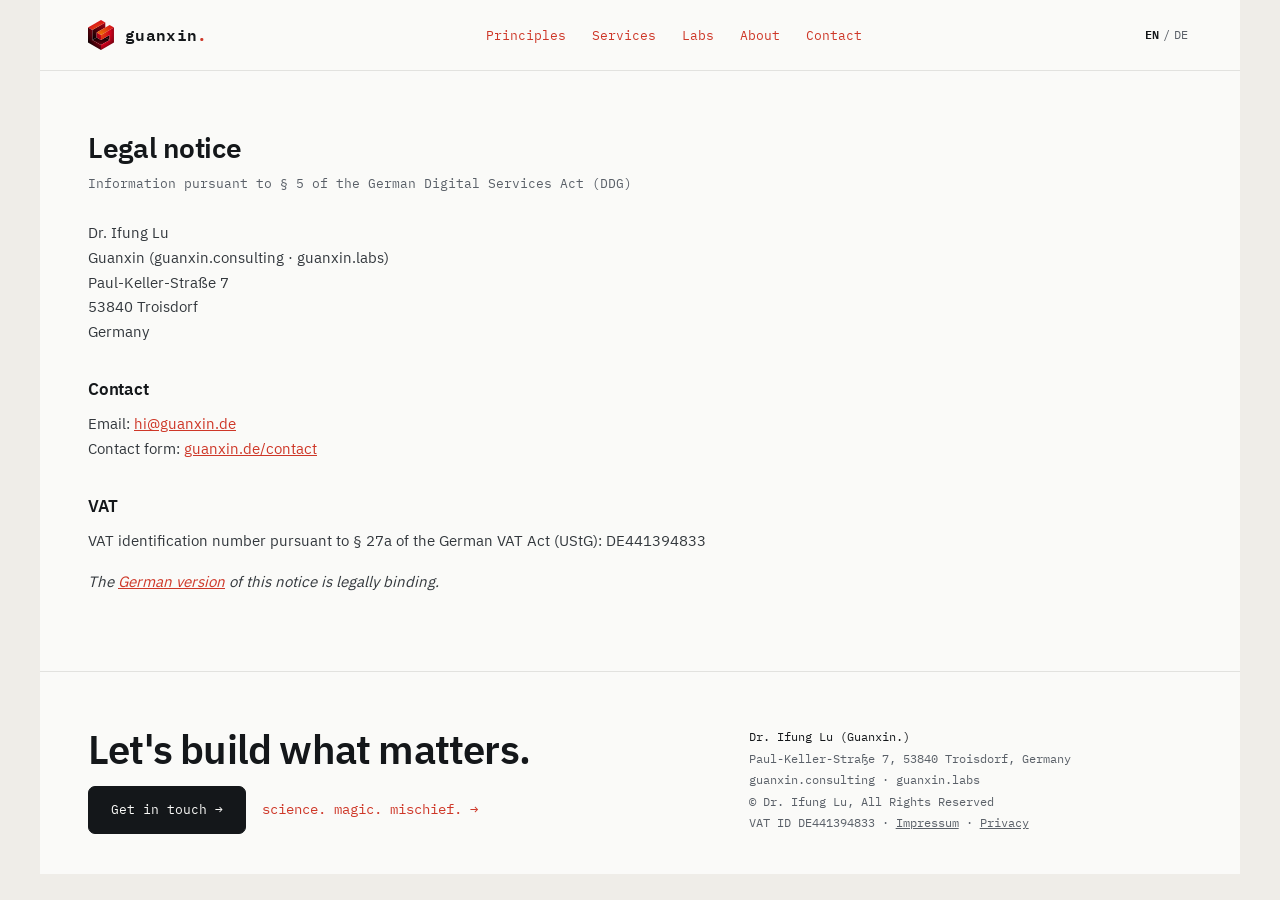
<file: legal-notice/index.html>
<!doctype html>
<html lang="en">
    <head>
        <meta charset="utf-8">
        <meta name="viewport" content="width=device-width, initial-scale=1">
        <title>Legal notice · Guanxin. Dr. Ifung Lu.</title>
        <link rel="icon" type="image/x-icon" href="../GFX/favicon.ico">
        <link rel="stylesheet" href="../guanxin.css">
        <link rel="alternate" hreflang="en" href="https://guanxin.de/legal-notice/">
        <link rel="alternate" hreflang="de" href="https://guanxin.de/de/impressum/">
        <link rel="alternate" hreflang="x-default" href="https://guanxin.de/legal-notice/">
    </head>
    <body>
        <a class="skip-link" href="#main">Skip to main content</a>
        <div class="a v2">
            <nav class="a-nav">
                <a class="a-brand" href="../">
                    <img src="../GFX/guanxin.svg" alt="Guanxin">
                    <div class="a-logo">guanxin<span>.</span>
                    </div>
                </a>
                <div class="a-navdrawer" id="a-navdrawer">
                    <div class="a-navlinks">
                        <a href="../#Principles">Principles</a>
                        <a href="../#Services">Services</a>
                        <a href="../#Labs">Labs</a>
                        <a href="../#About">About</a>
                        <a href="../contact/">Contact</a>
                    </div>
                </div>
                <div class="a-navr">
                    <span class="a-lang" role="group" aria-label="Language / Sprache">
                        <a href="./" aria-current="page" aria-label="English">EN</a>
                        <span aria-hidden="true">/</span>
                        <a href="../de/impressum/" hreflang="de" lang="de" aria-label="Deutsch">DE</a>
                    </span>
                    <button class="a-navtoggle" aria-label="Toggle navigation" aria-expanded="false" aria-controls="a-navdrawer">
                        <span></span>
                        <span></span>
                        <span></span>
                    </button>
                </div>
            </nav>
            <main id="main" tabindex="-1">
                <section class="a-sec">
                    <div class="a-legal">
                        <h1>Legal notice</h1>
                        <p class="a-legal-sub">Information pursuant to § 5 of the German Digital Services Act (DDG)</p>
                        <address>
                            Dr. Ifung Lu<br>
                            Guanxin (guanxin.consulting &middot; guanxin.labs)<br>
                            Paul-Keller-Straße 7<br>
                            53840 Troisdorf<br>
                            Germany </address>
                        <h3>Contact</h3>
                        <p>
                            Email: <a href="mailto:hi@guanxin.de">hi@guanxin.de</a><br>
                            Contact form: <a href="../contact/">guanxin.de/contact</a> </p>
                        <h3>VAT</h3>
                        <p>VAT identification number pursuant to § 27a of the German VAT Act (UStG): DE441394833</p>
                        <!-- Wirtschafts-Identifikationsnummer: add here once assigned by the Bundeszentralamt für Steuern -->
                        <p><i>The <a href="../de/impressum/">German version</a> of this notice is legally binding.</i></p>
                    </div>
                </section>
            </main>
            <footer class="a-foot">
                <div>
                    <p class="big">Let's build what matters.</p>
                    <a class="a-btn p" href="../contact/" style="margin-right:12px">Get in touch <span aria-hidden="true">→</span></a>
                    <a class="em tagline" href="https://blog.guanxin.de">science. magic. mischief. <span aria-hidden="true">→</span></a>
                </div>
                <div class="meta">
                    <span class="han">Dr. Ifung Lu (Guanxin.)</span>
                    <br>
                    Paul-Keller-Straße 7, 53840 Troisdorf, Germany<br>
                    guanxin.consulting &middot; guanxin.labs<br>&copy; Dr. Ifung Lu, All Rights Reserved<br>VAT ID DE441394833&nbsp;&middot;&nbsp;<a href="../legal-notice/">Impressum</a> &middot; <a href="../privacy/">Privacy</a>
                </div>
            </footer>
        </div>
        <script src="../guanxin.js"></script>
    </body>
</html>
</file>
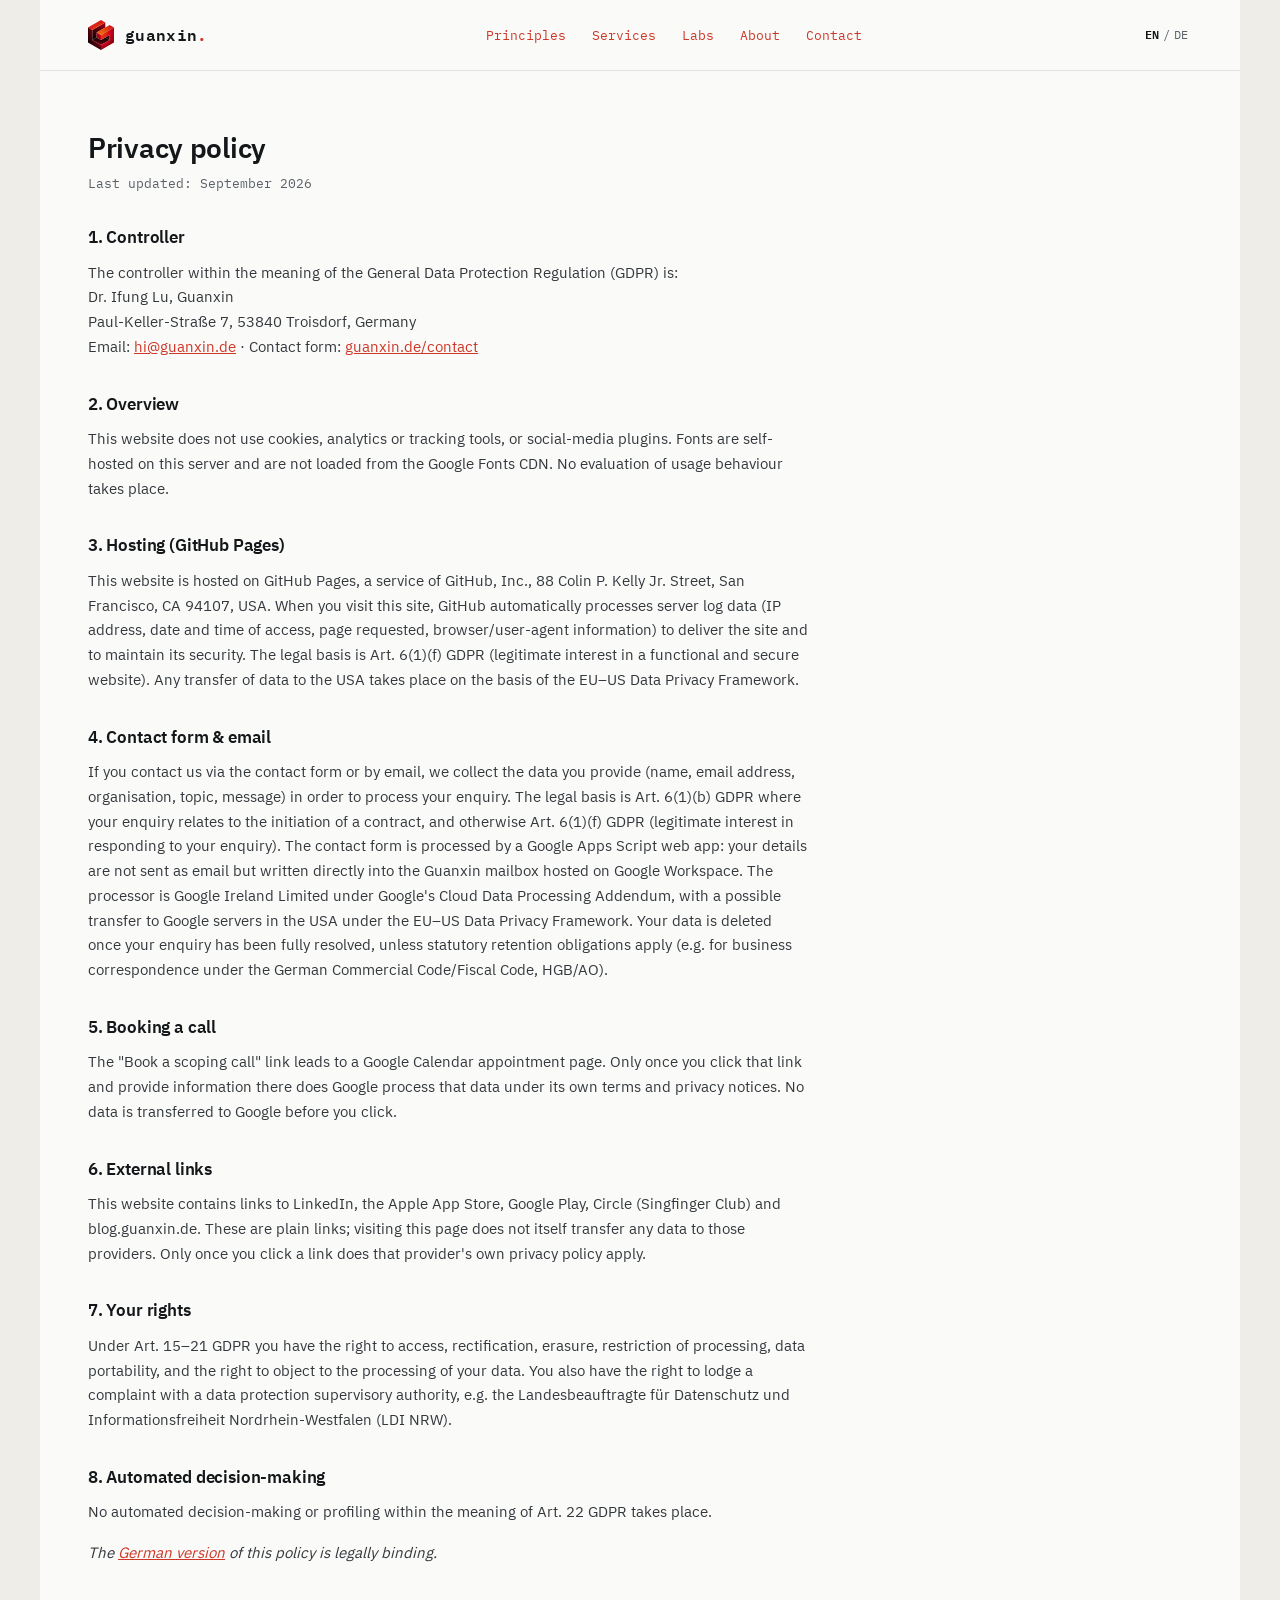
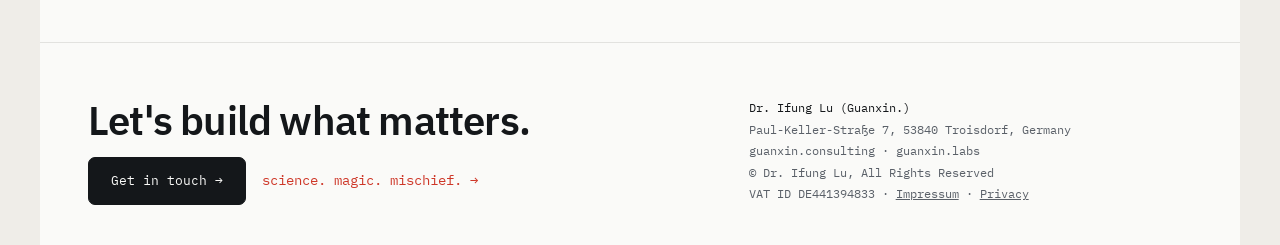
<file: privacy/index.html>
<!doctype html>
<html lang="en">
    <head>
        <meta charset="utf-8">
        <meta name="viewport" content="width=device-width, initial-scale=1">
        <title>Privacy policy · Guanxin. Dr. Ifung Lu.</title>
        <link rel="icon" type="image/x-icon" href="../GFX/favicon.ico">
        <link rel="stylesheet" href="../guanxin.css">
        <link rel="alternate" hreflang="en" href="https://guanxin.de/privacy/">
        <link rel="alternate" hreflang="de" href="https://guanxin.de/de/datenschutz/">
        <link rel="alternate" hreflang="x-default" href="https://guanxin.de/privacy/">
    </head>
    <body>
        <a class="skip-link" href="#main">Skip to main content</a>
        <div class="a v2">
            <nav class="a-nav">
                <a class="a-brand" href="../">
                    <img src="../GFX/guanxin.svg" alt="Guanxin">
                    <div class="a-logo">guanxin<span>.</span>
                    </div>
                </a>
                <div class="a-navdrawer" id="a-navdrawer">
                    <div class="a-navlinks">
                        <a href="../#Principles">Principles</a>
                        <a href="../#Services">Services</a>
                        <a href="../#Labs">Labs</a>
                        <a href="../#About">About</a>
                        <a href="../contact/">Contact</a>
                    </div>
                </div>
                <div class="a-navr">
                    <span class="a-lang" role="group" aria-label="Language / Sprache">
                        <a href="./" aria-current="page" aria-label="English">EN</a>
                        <span aria-hidden="true">/</span>
                        <a href="../de/datenschutz/" hreflang="de" lang="de" aria-label="Deutsch">DE</a>
                    </span>
                    <button class="a-navtoggle" aria-label="Toggle navigation" aria-expanded="false" aria-controls="a-navdrawer">
                        <span></span>
                        <span></span>
                        <span></span>
                    </button>
                </div>
            </nav>
            <main id="main" tabindex="-1">
                <section class="a-sec">
                    <div class="a-legal">
                        <h1>Privacy policy</h1>
                        <p class="a-legal-meta">Last updated: September 2026</p>
                        <h3>1. Controller</h3>
                        <p>
                            The controller within the meaning of the General Data Protection Regulation (GDPR) is:<br>
                            Dr. Ifung Lu, Guanxin<br>
                            Paul-Keller-Straße 7, 53840 Troisdorf, Germany<br>
                            Email: <a href="mailto:hi@guanxin.de">hi@guanxin.de</a> &middot;
                            Contact form: <a href="../contact/">guanxin.de/contact</a> </p>
                        <h3>2. Overview</h3>
                        <p>This website does not use cookies, analytics or tracking tools, or social-media plugins. Fonts are self-hosted on this server and are not loaded from the Google Fonts CDN. No evaluation of usage behaviour takes place.</p>
                        <h3>3. Hosting (GitHub Pages)</h3>
                        <p>This website is hosted on GitHub Pages, a service of GitHub, Inc., 88 Colin P. Kelly Jr. Street, San Francisco, CA 94107, USA. When you visit this site, GitHub automatically processes server log data (IP address, date and time of access, page requested, browser/user-agent information) to deliver the site and to maintain its security. The legal basis is Art. 6(1)(f) GDPR (legitimate interest in a functional and secure website). Any transfer of data to the USA takes place on the basis of the EU–US Data Privacy Framework.</p>
                        <h3>4. Contact form &amp; email</h3>
                        <p>If you contact us via the contact form or by email, we collect the data you provide (name, email address, organisation, topic, message) in order to process your enquiry. The legal basis is Art. 6(1)(b) GDPR where your enquiry relates to the initiation of a contract, and otherwise Art. 6(1)(f) GDPR (legitimate interest in responding to your enquiry). The contact form is processed by a Google Apps Script web app: your details are not sent as email but written directly into the Guanxin mailbox hosted on Google Workspace. The processor is Google Ireland Limited under Google's Cloud Data Processing Addendum, with a possible transfer to Google servers in the USA under the EU–US Data Privacy Framework. Your data is deleted once your enquiry has been fully resolved, unless statutory retention obligations apply (e.g. for business correspondence under the German Commercial Code/Fiscal Code, HGB/AO).</p>
                        <h3>5. Booking a call</h3>
                        <p>The "Book a scoping call" link leads to a Google Calendar appointment page. Only once you click that link and provide information there does Google process that data under its own terms and privacy notices. No data is transferred to Google before you click.</p>
                        <h3>6. External links</h3>
                        <p>This website contains links to LinkedIn, the Apple App Store, Google Play, Circle (Singfinger Club) and blog.guanxin.de. These are plain links; visiting this page does not itself transfer any data to those providers. Only once you click a link does that provider's own privacy policy apply.</p>
                        <h3>7. Your rights</h3>
                        <p>Under Art. 15–21 GDPR you have the right to access, rectification, erasure, restriction of processing, data portability, and the right to object to the processing of your data. You also have the right to lodge a complaint with a data protection supervisory authority, e.g. the Landesbeauftragte für Datenschutz und Informationsfreiheit Nordrhein-Westfalen (LDI NRW).</p>
                        <h3>8. Automated decision-making</h3>
                        <p>No automated decision-making or profiling within the meaning of Art. 22 GDPR takes place.</p>
                        <p><i>The <a href="../de/datenschutz/">German version</a> of this policy is legally binding.</i></p>
                    </div>
                </section>
            </main>
            <footer class="a-foot">
                <div>
                    <p class="big">Let's build what matters.</p>
                    <a class="a-btn p" href="../contact/" style="margin-right:12px">Get in touch <span aria-hidden="true">→</span></a>
                    <a class="em tagline" href="https://blog.guanxin.de">science. magic. mischief. <span aria-hidden="true">→</span></a>
                </div>
                <div class="meta">
                    <span class="han">Dr. Ifung Lu (Guanxin.)</span>
                    <br>
                    Paul-Keller-Straße 7, 53840 Troisdorf, Germany<br>
                    guanxin.consulting &middot; guanxin.labs<br>&copy; Dr. Ifung Lu, All Rights Reserved<br>VAT ID DE441394833&nbsp;&middot;&nbsp;<a href="../legal-notice/">Impressum</a> &middot; <a href="../privacy/">Privacy</a>
                </div>
            </footer>
        </div>
        <script src="../guanxin.js"></script>
    </body>
</html>
</file>
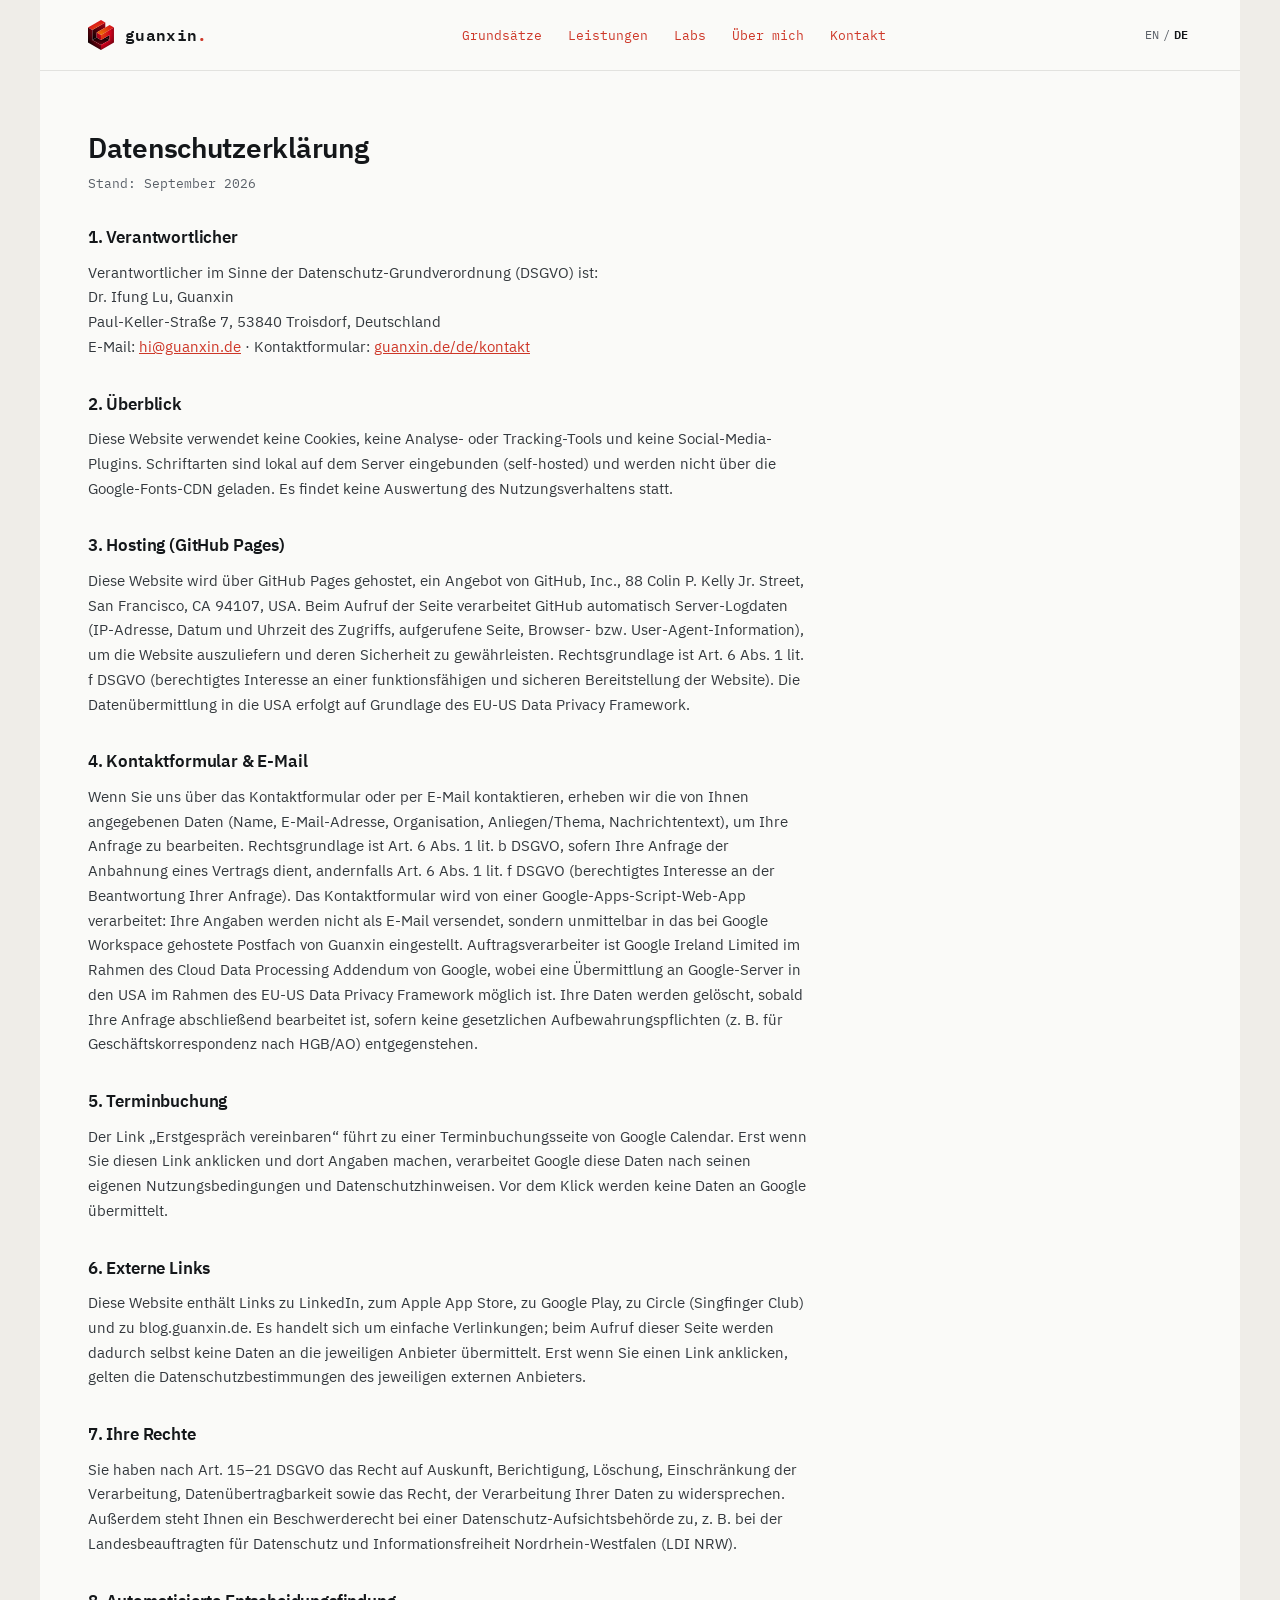
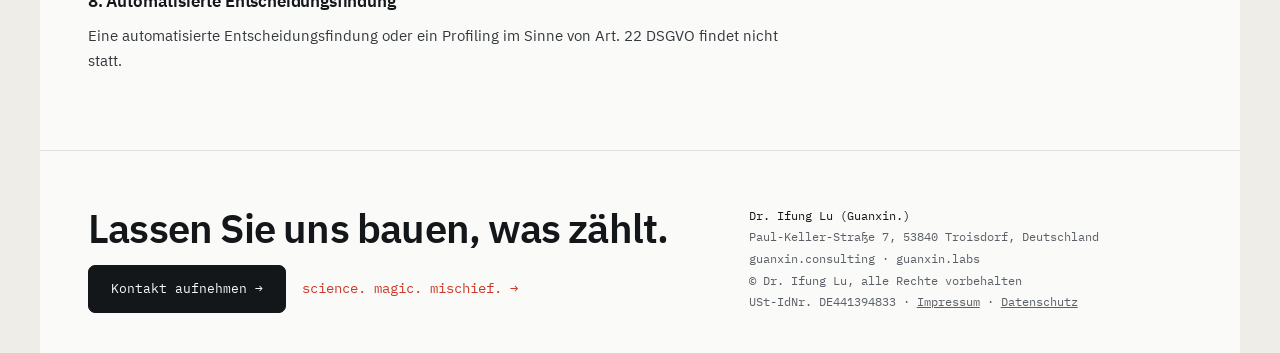
<file: de/datenschutz/index.html>
<!doctype html>
<html lang="de">
    <head>
        <meta charset="utf-8">
        <meta name="viewport" content="width=device-width, initial-scale=1">
        <title>Datenschutzerklärung · Guanxin. Dr. Ifung Lu.</title>
        <link rel="icon" type="image/x-icon" href="../../GFX/favicon.ico">
        <link rel="stylesheet" href="../../guanxin.css">
        <link rel="alternate" hreflang="en" href="https://guanxin.de/privacy/">
        <link rel="alternate" hreflang="de" href="https://guanxin.de/de/datenschutz/">
        <link rel="alternate" hreflang="x-default" href="https://guanxin.de/privacy/">
    </head>
    <body>
        <a class="skip-link" href="#main">Zum Hauptinhalt springen</a>
        <div class="a v2">
            <nav class="a-nav">
                <a class="a-brand" href="../">
                    <img src="../../GFX/guanxin.svg" alt="Guanxin">
                    <div class="a-logo">guanxin<span>.</span>
                    </div>
                </a>
                <div class="a-navdrawer" id="a-navdrawer">
                    <div class="a-navlinks">
                        <a href="../#Principles">Grundsätze</a>
                        <a href="../#Services">Leistungen</a>
                        <a href="../#Labs">Labs</a>
                        <a href="../#About">Über mich</a>
                        <a href="../kontakt/">Kontakt</a>
                    </div>
                </div>
                <div class="a-navr">
                    <span class="a-lang" role="group" aria-label="Sprache / Language">
                        <a href="../../privacy/" hreflang="en" lang="en" aria-label="English">EN</a>
                        <span aria-hidden="true">/</span>
                        <a href="./" aria-current="page" aria-label="Deutsch">DE</a>
                    </span>
                    <button class="a-navtoggle" aria-label="Navigation ein- und ausblenden" aria-expanded="false" aria-controls="a-navdrawer">
                        <span></span>
                        <span></span>
                        <span></span>
                    </button>
                </div>
            </nav>
            <main id="main" tabindex="-1">
                <section class="a-sec">
                    <div class="a-legal">
                        <h1>Datenschutzerklärung</h1>
                        <p class="a-legal-meta">Stand: September 2026</p>
                        <h3>1. Verantwortlicher</h3>
                        <p>
                            Verantwortlicher im Sinne der Datenschutz-Grundverordnung (DSGVO) ist:<br>
                            Dr. Ifung Lu, Guanxin<br>
                            Paul-Keller-Straße 7, 53840 Troisdorf, Deutschland<br>
                            E-Mail: <a href="mailto:hi@guanxin.de">hi@guanxin.de</a> &middot;
                            Kontaktformular: <a href="../kontakt/">guanxin.de/de/kontakt</a> </p>
                        <h3>2. Überblick</h3>
                        <p>Diese Website verwendet keine Cookies, keine Analyse- oder Tracking-Tools und keine Social-Media-Plugins. Schriftarten sind lokal auf dem Server eingebunden (self-hosted) und werden nicht über die Google-Fonts-CDN geladen. Es findet keine Auswertung des Nutzungsverhaltens statt.</p>
                        <h3>3. Hosting (GitHub Pages)</h3>
                        <p>Diese Website wird über GitHub Pages gehostet, ein Angebot von GitHub, Inc., 88 Colin P. Kelly Jr. Street, San Francisco, CA 94107, USA. Beim Aufruf der Seite verarbeitet GitHub automatisch Server-Logdaten (IP-Adresse, Datum und Uhrzeit des Zugriffs, aufgerufene Seite, Browser- bzw. User-Agent-Information), um die Website auszuliefern und deren Sicherheit zu gewährleisten. Rechtsgrundlage ist Art. 6 Abs. 1 lit. f DSGVO (berechtigtes Interesse an einer funktionsfähigen und sicheren Bereitstellung der Website). Die Datenübermittlung in die USA erfolgt auf Grundlage des EU-US Data Privacy Framework.</p>
                        <h3>4. Kontaktformular &amp; E-Mail</h3>
                        <p>Wenn Sie uns über das Kontaktformular oder per E-Mail kontaktieren, erheben wir die von Ihnen angegebenen Daten (Name, E-Mail-Adresse, Organisation, Anliegen/Thema, Nachrichtentext), um Ihre Anfrage zu bearbeiten. Rechtsgrundlage ist Art. 6 Abs. 1 lit. b DSGVO, sofern Ihre Anfrage der Anbahnung eines Vertrags dient, andernfalls Art. 6 Abs. 1 lit. f DSGVO (berechtigtes Interesse an der Beantwortung Ihrer Anfrage). Das Kontaktformular wird von einer Google-Apps-Script-Web-App verarbeitet: Ihre Angaben werden nicht als E-Mail versendet, sondern unmittelbar in das bei Google Workspace gehostete Postfach von Guanxin eingestellt. Auftragsverarbeiter ist Google Ireland Limited im Rahmen des Cloud Data Processing Addendum von Google, wobei eine Übermittlung an Google-Server in den USA im Rahmen des EU-US Data Privacy Framework möglich ist. Ihre Daten werden gelöscht, sobald Ihre Anfrage abschließend bearbeitet ist, sofern keine gesetzlichen Aufbewahrungspflichten (z. B. für Geschäftskorrespondenz nach HGB/AO) entgegenstehen.</p>
                        <h3>5. Terminbuchung</h3>
                        <p>Der Link „Erstgespräch vereinbaren“ führt zu einer Terminbuchungsseite von Google Calendar. Erst wenn Sie diesen Link anklicken und dort Angaben machen, verarbeitet Google diese Daten nach seinen eigenen Nutzungsbedingungen und Datenschutzhinweisen. Vor dem Klick werden keine Daten an Google übermittelt.</p>
                        <h3>6. Externe Links</h3>
                        <p>Diese Website enthält Links zu LinkedIn, zum Apple App Store, zu Google Play, zu Circle (Singfinger Club) und zu blog.guanxin.de. Es handelt sich um einfache Verlinkungen; beim Aufruf dieser Seite werden dadurch selbst keine Daten an die jeweiligen Anbieter übermittelt. Erst wenn Sie einen Link anklicken, gelten die Datenschutzbestimmungen des jeweiligen externen Anbieters.</p>
                        <h3>7. Ihre Rechte</h3>
                        <p>Sie haben nach Art. 15–21 DSGVO das Recht auf Auskunft, Berichtigung, Löschung, Einschränkung der Verarbeitung, Datenübertragbarkeit sowie das Recht, der Verarbeitung Ihrer Daten zu widersprechen. Außerdem steht Ihnen ein Beschwerderecht bei einer Datenschutz-Aufsichtsbehörde zu, z. B. bei der Landesbeauftragten für Datenschutz und Informationsfreiheit Nordrhein-Westfalen (LDI NRW).</p>
                        <h3>8. Automatisierte Entscheidungsfindung</h3>
                        <p>Eine automatisierte Entscheidungsfindung oder ein Profiling im Sinne von Art. 22 DSGVO findet nicht statt.</p>
                    </div>
                </section>
            </main>
            <footer class="a-foot">
                <div>
                    <p class="big">Lassen Sie uns bauen, was zählt.</p>
                    <a class="a-btn p" href="../kontakt/" style="margin-right:12px">Kontakt aufnehmen <span aria-hidden="true">→</span></a>
                    <a class="em tagline" href="https://blog.guanxin.de" lang="en">science. magic. mischief. <span aria-hidden="true">→</span></a>
                </div>
                <div class="meta">
                    <span class="han">Dr. Ifung Lu (Guanxin.)</span>
                    <br>
                    Paul-Keller-Straße 7, 53840 Troisdorf, Deutschland<br>
                    guanxin.consulting &middot; guanxin.labs<br>&copy; Dr. Ifung Lu, alle Rechte vorbehalten<br>USt-IdNr. DE441394833 &middot;&nbsp;<a href="../impressum/">Impressum</a> &middot; <a href="../datenschutz/">Datenschutz</a>
                </div>
            </footer>
        </div>
        <script src="../../guanxin.js"></script>
    </body>
</html>
</file>
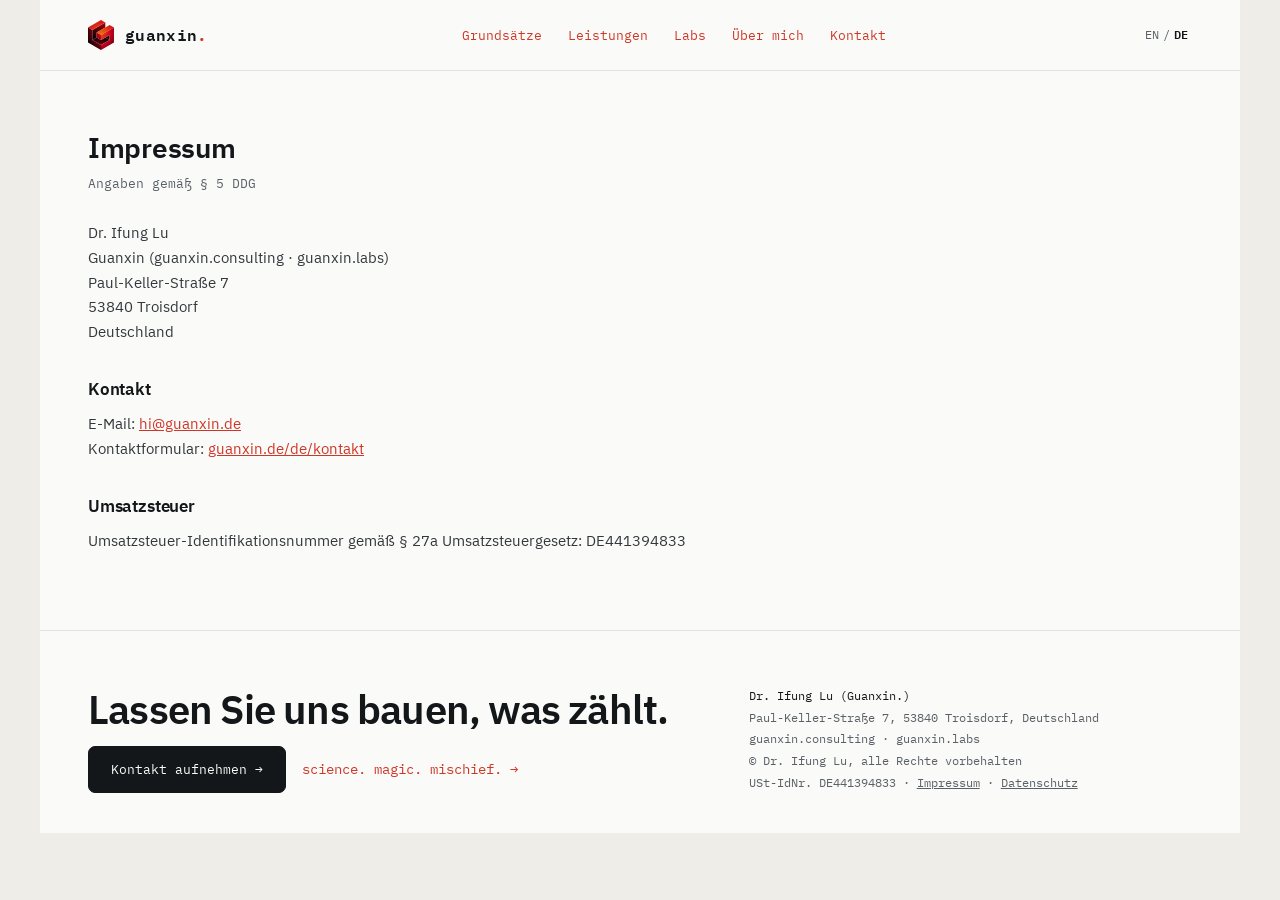
<file: de/impressum/index.html>
<!doctype html>
<html lang="de">
    <head>
        <meta charset="utf-8">
        <meta name="viewport" content="width=device-width, initial-scale=1">
        <title>Impressum · Guanxin. Dr. Ifung Lu.</title>
        <link rel="icon" type="image/x-icon" href="../../GFX/favicon.ico">
        <link rel="stylesheet" href="../../guanxin.css">
        <link rel="alternate" hreflang="en" href="https://guanxin.de/legal-notice/">
        <link rel="alternate" hreflang="de" href="https://guanxin.de/de/impressum/">
        <link rel="alternate" hreflang="x-default" href="https://guanxin.de/legal-notice/">
    </head>
    <body>
        <a class="skip-link" href="#main">Zum Hauptinhalt springen</a>
        <div class="a v2">
            <nav class="a-nav">
                <a class="a-brand" href="../">
                    <img src="../../GFX/guanxin.svg" alt="Guanxin">
                    <div class="a-logo">guanxin<span>.</span>
                    </div>
                </a>
                <div class="a-navdrawer" id="a-navdrawer">
                    <div class="a-navlinks">
                        <a href="../#Principles">Grundsätze</a>
                        <a href="../#Services">Leistungen</a>
                        <a href="../#Labs">Labs</a>
                        <a href="../#About">Über mich</a>
                        <a href="../kontakt/">Kontakt</a>
                    </div>
                </div>
                <div class="a-navr">
                    <span class="a-lang" role="group" aria-label="Sprache / Language">
                        <a href="../../legal-notice/" hreflang="en" lang="en" aria-label="English">EN</a>
                        <span aria-hidden="true">/</span>
                        <a href="./" aria-current="page" aria-label="Deutsch">DE</a>
                    </span>
                    <button class="a-navtoggle" aria-label="Navigation ein- und ausblenden" aria-expanded="false" aria-controls="a-navdrawer">
                        <span></span>
                        <span></span>
                        <span></span>
                    </button>
                </div>
            </nav>
            <main id="main" tabindex="-1">
                <section class="a-sec">
                    <div class="a-legal">
                        <h1>Impressum</h1>
                        <p class="a-legal-sub">Angaben gemäß § 5 DDG</p>
                        <address>
                            Dr. Ifung Lu<br>
                            Guanxin (guanxin.consulting &middot; guanxin.labs)<br>
                            Paul-Keller-Straße 7<br>
                            53840 Troisdorf<br>
                            Deutschland </address>
                        <h3>Kontakt</h3>
                        <p>
                            E-Mail: <a href="mailto:hi@guanxin.de">hi@guanxin.de</a><br>
                            Kontaktformular: <a href="../kontakt/">guanxin.de/de/kontakt</a> </p>
                        <h3>Umsatzsteuer</h3>
                        <p>Umsatzsteuer-Identifikationsnummer gemäß § 27a Umsatzsteuergesetz: DE441394833</p>
                        <!-- Wirtschafts-Identifikationsnummer: add here once assigned by the Bundeszentralamt für Steuern -->
                    </div>
                </section>
            </main>
            <footer class="a-foot">
                <div>
                    <p class="big">Lassen Sie uns bauen, was zählt.</p>
                    <a class="a-btn p" href="../kontakt/" style="margin-right:12px">Kontakt aufnehmen <span aria-hidden="true">→</span></a>
                    <a class="em tagline" href="https://blog.guanxin.de" lang="en">science. magic. mischief. <span aria-hidden="true">→</span></a>
                </div>
                <div class="meta">
                    <span class="han">Dr. Ifung Lu (Guanxin.)</span>
                    <br>
                    Paul-Keller-Straße 7, 53840 Troisdorf, Deutschland<br>
                    guanxin.consulting &middot; guanxin.labs<br>&copy; Dr. Ifung Lu, alle Rechte vorbehalten<br>USt-IdNr. DE441394833 &middot;&nbsp;<a href="../impressum/">Impressum</a> &middot; <a href="../datenschutz/">Datenschutz</a>
                </div>
            </footer>
        </div>
        <script src="../../guanxin.js"></script>
    </body>
</html>
</file>
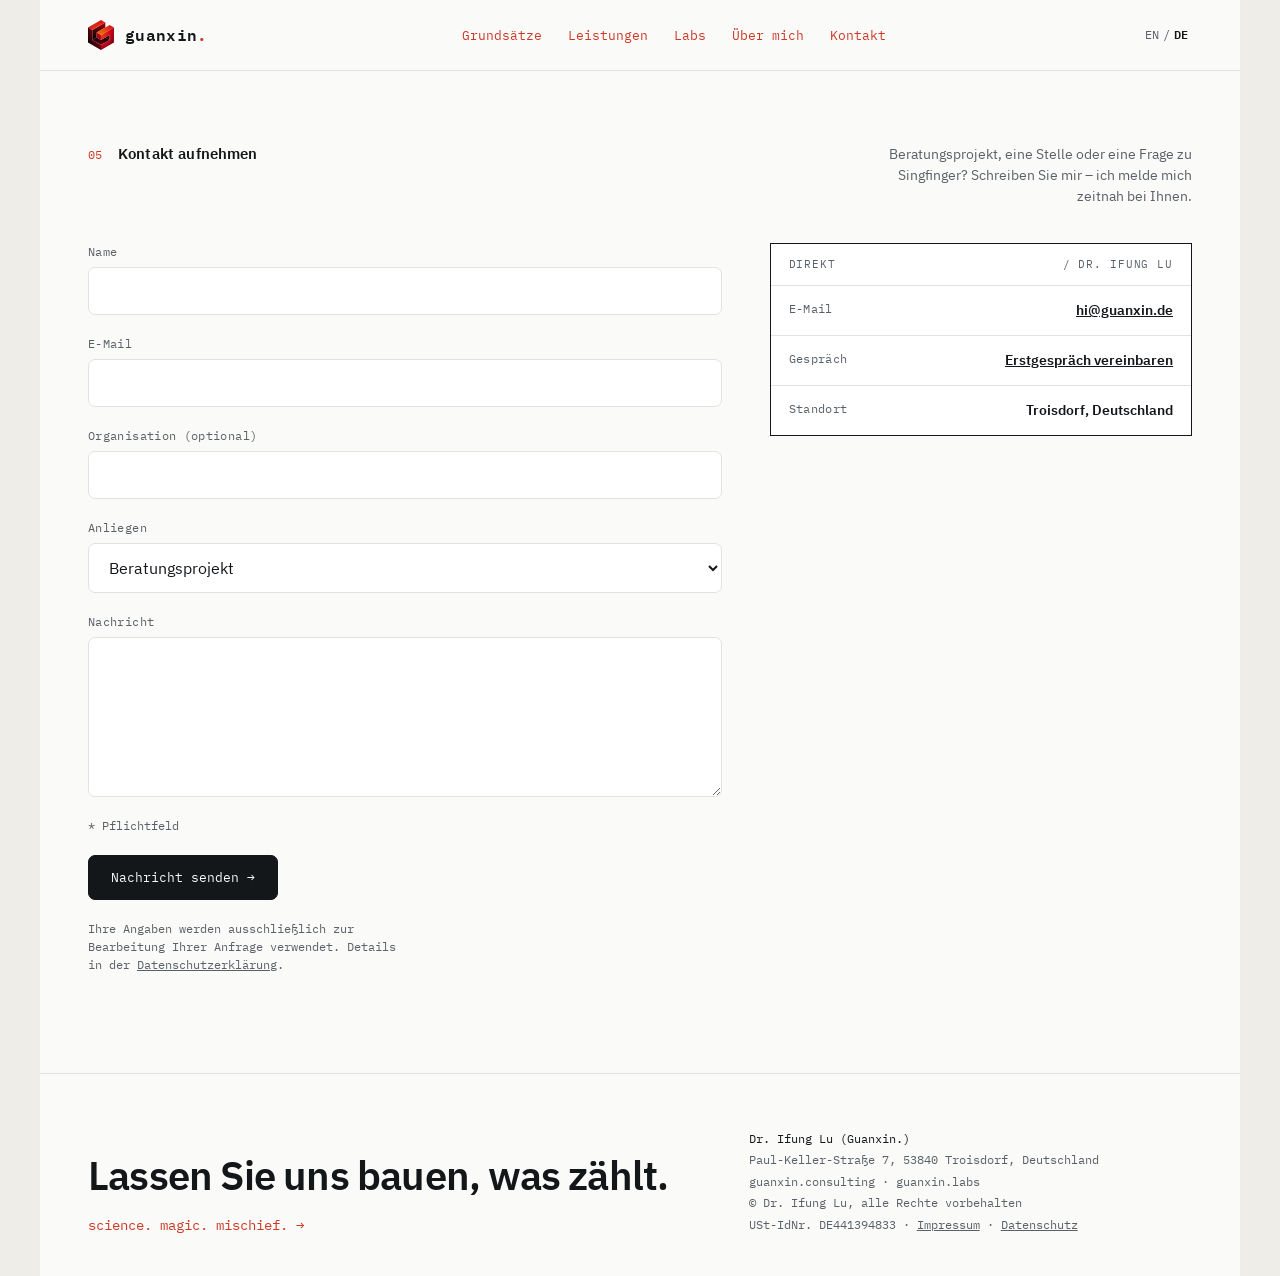
<file: de/kontakt/index.html>
<!doctype html>
<html lang="de">
    <head>
        <meta charset="utf-8">
        <meta name="viewport" content="width=device-width, initial-scale=1">
        <title>Kontakt · Guanxin. Dr. Ifung Lu.</title>
        <link rel="icon" type="image/x-icon" href="../../GFX/favicon.ico">
        <link rel="stylesheet" href="../../guanxin.css">
        <link rel="alternate" hreflang="en" href="https://guanxin.de/contact/">
        <link rel="alternate" hreflang="de" href="https://guanxin.de/de/kontakt/">
        <link rel="alternate" hreflang="x-default" href="https://guanxin.de/contact/">
    </head>
    <body>
        <a class="skip-link" href="#main">Zum Hauptinhalt springen</a>
        <div class="a v2">
            <nav class="a-nav">
                <a class="a-brand" href="../"> <img src="../../GFX/guanxin.svg" alt="Guanxin"> <div class="a-logo">guanxin<span>.</span>
                    </div> </a>
                <div class="a-navdrawer" id="a-navdrawer">
                    <div class="a-navlinks">
                        <a href="../#Principles">Grundsätze</a>
                        <a href="../#Services">Leistungen</a>
                        <a href="../#Labs">Labs</a>
                        <a href="../#About">Über mich</a>
                        <a href="./" aria-current="page">Kontakt</a>
                    </div>
                </div>
                <div class="a-navr">
                    <span class="a-lang" role="group" aria-label="Sprache / Language"> <a href="../../contact/" hreflang="en" lang="en" aria-label="English">EN</a> <span aria-hidden="true">/</span> <a href="./" aria-current="page" aria-label="Deutsch">DE</a> </span>
                    <button class="a-navtoggle" aria-label="Navigation ein- und ausblenden" aria-expanded="false" aria-controls="a-navdrawer">
                        <span></span>
                        <span></span>
                        <span></span>
                    </button>
                </div>
            </nav>
            <main id="main" tabindex="-1">
                <section class="a-sec" id="Contact">
                    <div class="a-sech">
                        <span class="a-secn">05</span>
                        <h1 class="a-sect">Kontakt aufnehmen</h1>
                        <span class="a-secd">Beratungsprojekt, eine Stelle oder eine Frage zu Singfinger? Schreiben Sie mir – ich melde mich zeitnah bei Ihnen.</span>
                    </div>
                    <div class="a-contact">
                        <form class="a-form" action="https://script.google.com/macros/s/AKfycbwzuIEppW1rn_buuM2IOltzaPp8DQTOPaKUrQcdjLysSv500ON-x2apNPRMKjPGAgKc/exec" method="post" novalidate data-msg-required="Bitte füllen Sie dieses Feld aus." data-msg-email="Bitte geben Sie eine gültige E-Mail-Adresse ein." data-msg-sending="Wird gesendet &hellip;" data-msg-success="Vielen Dank, Ihre Nachricht wurde gesendet. Ich melde mich in Kürze bei Ihnen." data-msg-error="Leider ist ein Fehler aufgetreten. Bitte schreiben Sie direkt an hi@guanxin.de.">
                            <div class="a-field">
                                <label class="a-label" for="cf-name">Name</label>
                                <input class="a-input" type="text" id="cf-name" name="name" autocomplete="name" maxlength="200" required>
                            </div>
                            <div class="a-field">
                                <label class="a-label" for="cf-email">E-Mail</label>
                                <input class="a-input" type="email" id="cf-email" name="email" autocomplete="email" maxlength="254" required>
                            </div>
                            <div class="a-field">
                                <label class="a-label" for="cf-org">Organisation (optional)</label>
                                <input class="a-input" type="text" id="cf-org" name="organisation" autocomplete="organization" maxlength="200">
                            </div>
                            <div class="a-field">
                                <label class="a-label" for="cf-topic">Anliegen</label>
                                <select class="a-input" id="cf-topic" name="topic">
                                    <option value="Beratungsprojekt">Beratungsprojekt</option>
                                    <option value="Stelle (Festanstellung oder Fractional)">Stelle (Festanstellung oder Fractional)</option>
                                    <option value="Guanxin Labs / Singfinger">Guanxin Labs / Singfinger</option>
                                    <option value="Sonstiges">Sonstiges</option>
                                </select>
                            </div>
                            <div class="a-field">
                                <label class="a-label" for="cf-message">Nachricht</label>
                                <textarea class="a-input" id="cf-message" name="message" maxlength="5000" required></textarea>
                            </div>
                            <div class="a-hp" aria-hidden="true">
                                <label for="cf-website">Website</label>
                                <input type="text" id="cf-website" name="website" tabindex="-1" autocomplete="off">
                            </div>
                            <input type="hidden" name="lang" value="de">
                            <input type="hidden" name="t" value="">
                            <input type="hidden" name="js" value="0">
                            <p class="a-req">* Pflichtfeld</p>
                            <div class="a-cta">
                                <button class="a-btn p" type="submit">Nachricht senden <span aria-hidden="true">→</span>
                                </button>
                            </div>
                            <p class="a-form-note">Ihre Angaben werden ausschließlich zur Bearbeitung Ihrer Anfrage verwendet. Details in der <a href="../datenschutz/">Datenschutzerklärung</a>.</p>
                            <div class="a-form-status" aria-live="polite"></div>
                        </form>
                        <div class="a-specs">
                            <div class="a-specs-h">
                                <span>Direkt</span>
                                <span>/ Dr. Ifung Lu</span>
                            </div>
                            <dl>
                                <div class="a-spec">
                                    <dt class="k">E-Mail</dt>
                                    <dd class="v">
                                        <a href="mailto:hi@guanxin.de">hi@guanxin.de</a>
                                    </dd>
                                </div>
                                <div class="a-spec">
                                    <dt class="k">Gespräch</dt>
                                    <dd class="v">
                                        <a href="https://calendar.app.google/inU9o1Cp53TYbdCk6">Erstgespräch vereinbaren</a>
                                    </dd>
                                </div>
                                <div class="a-spec">
                                    <dt class="k">Standort</dt>
                                    <dd class="v">Troisdorf, Deutschland</dd>
                                </div>
                            </dl>
                        </div>
                    </div>
                </section>
            </main>
            <footer class="a-foot">
                <div>
                    <p class="big">Lassen Sie uns bauen, was zählt.</p>
                    <a class="em tagline" href="https://blog.guanxin.de" lang="en">science. magic. mischief. <span aria-hidden="true">→</span></a>
                </div>
                <div class="meta">
                    <span class="han">Dr. Ifung Lu (Guanxin.)</span>
                    <br>
                    Paul-Keller-Straße 7, 53840 Troisdorf, Deutschland<br>
                    guanxin.consulting &middot; guanxin.labs<br>&copy; Dr. Ifung Lu, alle Rechte vorbehalten<br>USt-IdNr. DE441394833 &middot;&nbsp;<a href="../impressum/">Impressum</a> &middot; <a href="../datenschutz/">Datenschutz</a>
                </div>
            </footer>
        </div>
        <script src="../../guanxin.js"></script>
    </body>
</html>
</file>
<file: guanxin.css>
* {
    box-sizing: border-box;
}

html,
body {
    margin: 0;
}

body {
    background: #efede8;
    display: flex;
    justify-content: center;
    padding: 0;
}

/* ---- accessibility: skip link ---- */
.skip-link {
    position: absolute;
    top: 0;
    left: 0;
    transform: translateY(-100%);
    z-index: 20;
    background: #14171a;
    color: #fafaf8;
    font-family: 'IBM Plex Mono', monospace;
    font-size: 13px;
    padding: 12px 20px;
    text-decoration: none;
    border-radius: 0 0 7px 0;
    transition: transform .15s ease;
}

.skip-link:focus {
    transform: translateY(0);
}

/* ---- design reference: Guanxin homepage, direction "3b" ---- */
/* ---- self-hosted fonts (no Google Fonts API) ---- */
@font-face {
    font-family: 'IBM Plex Sans';
    src: url('fonts/IBMPlexSans-Regular.woff2') format('woff2');
    font-weight: 400;
    font-style: normal;
    font-display: swap;
}

@font-face {
    font-family: 'IBM Plex Sans';
    src: url('fonts/IBMPlexSans-Medium.woff2') format('woff2');
    font-weight: 500;
    font-style: normal;
    font-display: swap;
}

@font-face {
    font-family: 'IBM Plex Sans';
    src: url('fonts/IBMPlexSans-SemiBold.woff2') format('woff2');
    font-weight: 600;
    font-style: normal;
    font-display: swap;
}

@font-face {
    font-family: 'IBM Plex Sans';
    src: url('fonts/IBMPlexSans-Bold.woff2') format('woff2');
    font-weight: 700;
    font-style: normal;
    font-display: swap;
}

@font-face {
    font-family: 'IBM Plex Mono';
    src: url('fonts/IBMPlexMono-Regular.woff2') format('woff2');
    font-weight: 400;
    font-style: normal;
    font-display: swap;
}

@font-face {
    font-family: 'IBM Plex Mono';
    src: url('fonts/IBMPlexMono-Medium.woff2') format('woff2');
    font-weight: 500;
    font-style: normal;
    font-display: swap;
}

@font-face {
    font-family: 'IBM Plex Mono';
    src: url('fonts/IBMPlexMono-SemiBold.woff2') format('woff2');
    font-weight: 600;
    font-style: normal;
    font-display: swap;
}

/* ================= OPTION A — "Dossier" (IBM Plex, technical) ================= */
.a {
    --ink: #14171a;
    --sub: #5a6068;
    --line: #e2e2df;
    --acc: #ce3728;
    --paper: #fafaf8;
    width: 100%;
    max-width: 1200px;
    background: var(--paper);
    color: var(--ink);
    font-family: 'IBM Plex Sans',sans-serif;
    font-size: 16px;
    line-height: 1.5;
}

.a * {
    box-sizing: border-box;
}

align-content: {
}

.a .mono {
    font-family: 'IBM Plex Mono',monospace;
}

.a-nav {
    display: flex;
    align-items: center;
    justify-content: space-between;
    padding: 20px 48px;
    border-bottom: 1px solid var(--line);
    position: sticky;
    top: 0;
    background: rgba(250,250,248,.92);
    backdrop-filter: blur(6px);
    z-index: 5;
}

.a-logo {
    font-family: 'IBM Plex Mono',monospace;
    font-weight: 600;
    font-size: 16px;
    letter-spacing: .02em;
}

.a-logo span {
    color: var(--acc);
}

.a-navlinks {
    display: flex;
    gap: 26px;
    font-family: 'IBM Plex Mono',monospace;
    font-size: 12.5px;
    color: var(--sub);
}

.a-navlinks a {
    text-decoration: none;
    color: #ce3728;
}

.a-navr {
    display: flex;
    align-items: center;
    gap: 18px;
    font-family: 'IBM Plex Mono',monospace;
    font-size: 12px;
    color: var(--sub);
}

.a-avail {
    display: inline-flex;
    align-items: center;
    gap: 7px;
    color: var(--ink);
}

.a-dot {
    width: 7px;
    height: 7px;
    border-radius: 50%;
    background: #2ea36a;
    box-shadow: 0 0 0 3px rgba(46,163,106,.18);
}

.a-lang {
    display: inline-flex;
    align-items: center;
}

.a-lang a {
    color: var(--sub);
    text-decoration: none;
    padding: 6px 4px;
}

.a-lang a[aria-current="page"] {
    color: var(--ink);
    font-weight: 600;
}

.a-lang a:not([aria-current]):hover {
    color: var(--ink);
    text-decoration: underline;
}

.a-hero {
    padding: 66px 48px 54px;
    display: grid;
    grid-template-columns: 1.35fr .9fr;
    gap: 48px;
    border-bottom: 1px solid var(--line);
    --line: #eee;
    background-image: linear-gradient(var(--line) 1px,transparent 1px),linear-gradient(90deg,var(--line) 1px,transparent 1px);
    background-size: 38px 38px;
    background-position: -1px -1px;
}

.a-kicker {
    font-family: 'IBM Plex Mono',monospace;
    font-size: 12px;
    color: var(--acc);
    letter-spacing: .06em;
    text-transform: uppercase;
    margin-bottom: 22px;
}

.a-h1 {
    font-size: 53px;
    line-height: 1.04;
    letter-spacing: -.022em;
    font-weight: 600;
    margin: 0 0 22px;
    max-width: 15ch;
}

.a-lead {
    font-size: 18.5px;
    line-height: 1.55;
    color: var(--sub);
    max-width: 44ch;
    margin: 0 0 30px;
}

.a-lead b {
    color: var(--ink);
    font-weight: 600;
}

.a-cta {
    display: flex;
    gap: 14px;
    flex-wrap: wrap;
    align-items: center;
}

.a-btn {
    font-family: 'IBM Plex Mono',monospace;
    font-size: 13px;
    padding: 13px 22px;
    border-radius: 7px;
    text-decoration: none;
    border: 1px solid var(--ink);
    display: inline-block;
    color: #dcacac;
}

.a-btn.p {
    background: var(--ink);
    color: var(--paper);
}

.a-btn.g {
    color: var(--ink);
}

.a-specs {
    border: 1px solid var(--ink);
    background: #fff;
    align-self: start;
}

.a-specs-h {
    font-family: 'IBM Plex Mono',monospace;
    font-size: 11px;
    letter-spacing: .08em;
    text-transform: uppercase;
    color: var(--sub);
    padding: 12px 18px;
    border-bottom: 1px solid var(--line);
    display: flex;
    justify-content: space-between;
}

.a-spec {
    display: flex;
    justify-content: space-between;
    gap: 14px;
    padding: 14px 18px;
    border-bottom: 1px solid var(--line);
}

.a-spec:last-child {
    border-bottom: 0;
}

.a-specs dl,
.a-cred dl {
    margin: 0;
}

.a-spec .k {
    font-family: 'IBM Plex Mono',monospace;
    font-size: 11.5px;
    color: var(--sub);
    letter-spacing: .03em;
    margin: 0;
}

.a-spec .v {
    font-weight: 600;
    font-size: 14px;
    text-align: right;
    margin: 0;
}

.a-spec .v small {
    display: block;
    font-weight: 400;
    color: var(--sub);
    font-size: 11.5px;
    font-family: 'IBM Plex Mono',monospace;
}

.a-logos {
    padding: 26px 48px;
    border-bottom: 1px solid var(--line);
    display: flex;
    align-items: center;
    gap: 34px;
    flex-wrap: wrap;
}

.a-logos .lb {
    font-family: 'IBM Plex Mono',monospace;
    font-size: 11px;
    color: var(--sub);
    letter-spacing: .05em;
    text-transform: uppercase;
}

.a-logos .lg {
    font-weight: 600;
    font-size: 15px;
    color: #41474d;
    letter-spacing: .01em;
}

.a-sec {
    padding: 60px 48px;
    border-bottom: 1px solid var(--line);
}

.a-sech {
    display: flex;
    align-items: baseline;
    gap: 16px;
    margin-bottom: 36px;
}

.a-secn {
    font-family: 'IBM Plex Mono',monospace;
    font-size: 12px;
    color: var(--acc);
}

.a-sect {
    font-size: 15px;
    font-weight: 600;
    letter-spacing: .01em;
}

.a-secd {
    margin-left: auto;
    font-size: 14px;
    color: var(--sub);
    max-width: 40ch;
    text-align: right;
}

.a-svc {
    display: grid;
    grid-template-columns: repeat(2,1fr);
}

.a-svc-i {
    padding: 28px 30px 30px;
    border-top: 1px solid var(--line);
    border-left: 1px solid var(--line);
}

.a-svc-i:nth-child(odd) {
    border-left: 0;
}

.a-svc-n {
    font-family: 'IBM Plex Mono',monospace;
    font-size: 12px;
    color: var(--sub);
    margin-bottom: 14px;
}

.a-svc-t {
    font-size: 21px;
    font-weight: 600;
    letter-spacing: -.01em;
    margin: 0 0 10px;
}

.a-svc-p {
    font-size: 14.5px;
    color: var(--sub);
    line-height: 1.55;
    margin: 0;
}

.a-work {
    display: grid;
    grid-template-columns: repeat(3,1fr);
    gap: 1px;
    background: var(--line);
    border: 1px solid var(--line);
}

.a-w {
    background: #fff;
    padding: 0;
}

.a-wimg {
    aspect-ratio: 4/3;
    background: repeating-linear-gradient(45deg,#eeeeeb 0 9px,#f6f6f3 9px 18px);
    position: relative;
    border-bottom: 1px solid var(--line);
}

.a-wtag {
    position: absolute;
    top: 12px;
    left: 12px;
    font-family: 'IBM Plex Mono',monospace;
    font-size: 10px;
    letter-spacing: .06em;
    color: var(--sub);
    background: rgba(255,255,255,.85);
    padding: 4px 8px;
    border-radius: 4px;
}

.a-wph {
    position: absolute;
    inset: 0;
    width: 100%;
    height: 100%;
    object-fit: cover;
}

.a-wb {
    padding: 18px 20px 22px;
}

.a-wc {
    font-family: 'IBM Plex Mono',monospace;
    font-size: 11px;
    color: var(--acc);
    margin-bottom: 7px;
}

.a-wt {
    font-size: 17px;
    font-weight: 600;
    margin: 0 0 6px;
    letter-spacing: -.01em;
}

.a-wp {
    font-size: 13.5px;
    color: var(--sub);
    line-height: 1.5;
    margin: 0;
}

.a-labs {
    padding: 60px 48px;
    background: var(--ink);
    color: #eef0f2;
    border-bottom: 1px solid var(--ink);
}

.a-labs .a-secn {
    color: #ff8a6a;
}

.a-labs-g {
    display: grid;
    grid-template-columns: 1.1fr .9fr;
    gap: 44px;
    align-items: center;
    margin-top: 8px;
}

.a-labs h3 {
    font-size: 34px;
    letter-spacing: -.02em;
    font-weight: 600;
    margin: 0 0 16px;
    line-height: 1.1;
}

.a-labs p {
    color: #a7adb4;
    font-size: 15.5px;
    line-height: 1.6;
    margin: 0 0 22px;
}

.a-labs .buy {
    display: flex;
    gap: 12px;
    flex-wrap: wrap;
}

.a-labs .a-btn {
    border-color: #454b52;
}

.a-labs .a-btn.p {
    background: #ff8a6a;
    color: var(--ink);
    border-color: var(--acc);
}

.a-labs .a-btn.g {
    color: #eef0f2;
}

.a-labs-card {
    background: #1c2024;
    border: 1px solid #2a2f34;
    border-radius: 10px;
    padding: 22px;
    margin: 0;
}

.a-labs-card .row {
    display: flex;
    justify-content: space-between;
    padding: 12px 0;
    border-bottom: 1px solid #2a2f34;
    font-size: 14px;
}

.a-labs-card .row:last-child {
    border-bottom: 0;
}

.a-labs-card .row .k {
    color: #a7adb4;
    font-family: 'IBM Plex Mono',monospace;
    font-size: 12px;
    margin: 0;
}

.a-labs-card .row .v {
    font-weight: 600;
    margin: 0;
}

.a-about {
    display: grid;
    grid-template-columns: 1fr 1fr;
    gap: 44px;
}

.a-about p {
    font-size: 15.5px;
    line-height: 1.65;
    color: #33383d;
    margin: 0 0 16px;
}

.a-about p b {
    color: var(--ink);
}

.a-cred {
    border: 1px solid var(--line);
    border-radius: 8px;
    overflow: hidden;
    align-self: start;
}

.a-cred .a-spec {
    border-color: var(--line);
}

.a-foot {
    padding: 54px 48px 40px;
    display: grid;
    grid-template-columns: 1.4fr 1fr;
    gap: 40px;
    align-items: end;
}

.a-foot .big {
    font-size: 40px;
    letter-spacing: -.02em;
    font-weight: 600;
    line-height: 1.05;
    margin: 0 0 16px;
}

.a-foot .em {
    font-family: 'IBM Plex Mono',monospace;
    font-size: 14px;
    color: var(--acc);
    text-decoration: none;
}

.a-foot .meta {
    font-family: 'IBM Plex Mono',monospace;
    font-size: 12px;
    color: var(--sub);
    line-height: 1.8;
}

.a-foot .han {
    color: var(--ink);
}

/* ---- brand logo + refined red (turn 2) ---- */
@keyframes gx-assemble {
    0% {
        opacity: 0;
        transform: rotate(-26deg) scale(.5) translateY(16px);
    }

    55% {
        opacity: 1;
    }

    100% {
        opacity: 1;
        transform: none;
    }
}

@keyframes gx-float {
    0%,
    100% {
        transform: translateY(0);
    }

    50% {
        transform: translateY(-6px);
    }
}

.gx-float {
    display: inline-block;
    animation: gx-float 6.5s ease-in-out infinite;
}

.gx-mark {
    display: block;
    animation: gx-assemble 1s cubic-bezier(.2,.75,.25,1) both;
}

.a.v2 {
    --acc: #ce3728;
}

.a.v2 .a-labs .a-secn {
    /* color: var(--acc) */
}

.a.v2 .a-labs .a-btn.p {
    /* background: var(--acc) */
    /* border-color: var(--acc) */
}

.a-brand {
    display: flex;
    align-items: center;
    gap: 11px;
}

.a-brand img {
    height: 30px;
    width: auto;
    display: block;
}

.b.v2 {
    --acc: #d93a2a;
}

.b-brand {
    display: flex;
    align-items: center;
    gap: 12px;
}

.b-brand img {
    height: 34px;
    width: auto;
    display: block;
}

/* ---- turn 3: care woven into the Dossier ---- */
.a-mani {
    padding: 52px 48px;
    border-bottom: 1px solid var(--line);
    background: linear-gradient(90deg,rgba(217,58,42,.05),rgba(217,58,42,.02));
}

.a-mani .lead-k {
    font-family: 'IBM Plex Mono',monospace;
    font-size: 12px;
    letter-spacing: .06em;
    text-transform: uppercase;
    color: var(--acc);
    margin-bottom: 18px;
}

.a-mani p {
    font-size: 28px;
    line-height: 1.4;
    letter-spacing: -.016em;
    font-weight: 500;
    margin: 0;
    max-width: 34ch;
    color: var(--ink);
}

.a-mani em {
    color: var(--acc);
    font-style: normal;
}

.a-hpair .a-h1 .l2 {
    display: block;
    color: var(--acc);
}

.a-secn.care {
    color: var(--acc);
}

.a-outc {
    display: block;
    font-family: 'IBM Plex Mono',monospace;
    font-size: 11px;
    color: var(--sub);
    margin-bottom: 7px;
    letter-spacing: .02em;
}

/* ---- responsive: tablet & mobile breakpoints ---- */
.a-navtoggle {
    display: none;
    flex-direction: column;
    justify-content: center;
    align-items: center;
    gap: 5px;
    width: 44px;
    height: 44px;
    padding: 0;
    border: 1px solid var(--line);
    border-radius: 6px;
    background: none;
    cursor: pointer;
}

.a-navtoggle span {
    display: block;
    width: 16px;
    height: 1.5px;
    background: var(--ink);
}

.a-navdrawer {
    display: contents;
}

/* ---- Forms (contact page) ---- */
/* Nav brand is a plain div on the homepages but a link to the homepage on sub-pages
   (contact, legal) — style it identically either way. */
a.a-brand {
    text-decoration: none;
    color: inherit;
}

.a-contact {
    display: grid;
    grid-template-columns: 1.35fr .9fr;
    gap: 48px;
}

.a-form {
    display: flex;
    flex-direction: column;
    gap: 20px;
    max-width: 640px;
}

.a-field {
    display: flex;
    flex-direction: column;
    gap: 6px;
}

/* `hidden` alone loses to the display rules above, so the form would stay
   on screen after a successful send. */
.a-form [hidden] {
    display: none;
}

.a-label {
    font-family: 'IBM Plex Mono',monospace;
    font-size: 12px;
    color: var(--sub);
    letter-spacing: .03em;
}

.a-input {
    font-family: 'IBM Plex Sans',sans-serif;
    font-size: 16px;
    padding: 13px 16px;
    border: 1px solid var(--line);
    border-radius: 7px;
    background: #fff;
    color: var(--ink);
    width: 100%;
}

.a-input::placeholder {
    color: var(--sub);
}

.a-input:focus {
    outline: none;
    border-color: var(--acc);
    box-shadow: 0 0 0 3px rgba(206,55,40,.12);
}

.a-input:disabled {
    background: #f4f4f2;
    color: var(--sub);
    cursor: not-allowed;
}

textarea.a-input {
    min-height: 160px;
    resize: vertical;
}

select.a-input {
    cursor: pointer;
}

.a-field-err {
    font-family: 'IBM Plex Mono',monospace;
    font-size: 12px;
    color: var(--acc);
}

[aria-invalid="true"] {
    border-color: var(--acc);
}

.a-req {
    font-family: 'IBM Plex Mono',monospace;
    font-size: 12px;
    color: var(--sub);
    margin: 0;
}

.a-form-note {
    font-family: 'IBM Plex Mono',monospace;
    font-size: 12px;
    color: var(--sub);
    max-width: 46ch;
    margin: 0;
}

.a-form-status {
    font-family: 'IBM Plex Mono',monospace;
    font-size: 13px;
    color: var(--ink);
    min-height: 1.4em;
}

.a-form-status[data-state="error"] {
    color: var(--acc);
}

/* Honeypot: visually hidden (aria-hidden + tabindex="-1" are set in markup) */
.a-hp {
    position: absolute;
    width: 1px;
    height: 1px;
    padding: 0;
    margin: -1px;
    overflow: hidden;
    clip: rect(0,0,0,0);
    white-space: nowrap;
    border: 0;
}

/* Links inside the contact spec panel, the privacy note and the footer legal line —
   these components previously never contained an <a>, so they had no link styling. */
.a-spec .v a,
.a-form-note a,
.a-foot .meta a {
    color: inherit;
    text-decoration: underline;
}

.a-spec .v a:hover,
.a-form-note a:hover,
.a-foot .meta a:hover {
    color: var(--acc);
}

@media (max-width: 1024px) {
    .a-contact {
        grid-template-columns: 1fr;
    }

    .a-contact .a-specs {
        margin-top: 8px;
    }
}

@media (max-width: 1024px) {
    .a-hero.a-hpair {
        grid-template-columns: 1fr;
    }

    .a-hero.a-hpair .a-specs {
        margin-top: 8px;
    }

    .a-about {
        grid-template-columns: 1fr;
    }

    .a-about .a-cred {
        margin-top: 8px;
    }

    .a-work {
        grid-template-columns: repeat(2, 1fr);
    }

    .a-labs-g {
        grid-template-columns: 1fr;
    }

    /* nav switches to hamburger/drawer here (not at the 640px content
       breakpoint) because the horizontal nav itself runs out of room
       and wraps mid-word well before 640px — see design.md §8 */
    .a-navtoggle {
        display: flex;
    }

    .a-navdrawer {
        display: none;
        position: absolute;
        top: 100%;
        left: 0;
        right: 0;
        flex-direction: column;
        background: var(--paper);
        border-bottom: 1px solid var(--line);
        padding: 8px 24px 20px;
        z-index: 6;
    }

    .a-nav.is-open .a-navdrawer {
        display: flex;
    }

    .a-navlinks {
        flex-direction: column;
        gap: 4px;
    }

    .a-navlinks a {
        padding: 14px 0;
        border-bottom: 1px solid var(--line);
    }
}

@media (max-width: 640px) {
    .a-nav {
        padding: 16px 24px;
    }

    .a-hero,
    .a-mani,
    .a-sec,
    .a-labs,
    .a-foot,
    .a-logos {
        padding-left: 24px;
        padding-right: 24px;
    }

    .a-h1 {
        font-size: 36px;
    }

    .a-svc {
        grid-template-columns: 1fr;
    }

    .a-svc-i {
        border-left: 0;
    }

    .a-work {
        grid-template-columns: 1fr;
    }

    .a-foot {
        grid-template-columns: 1fr;
        align-items: start;
        gap: 28px;
    }
}

.tagline {
}

@media (min-width:640px) and (max-width:1023px) {
    .tagline {
        display: block;
        margin-top: 16px;
    }
}

/* ---- Legal pages ---- */
.a-legal {
    max-width: 720px;
}

.a-legal h1,
.a-legal h2 {
    font-family: 'IBM Plex Sans',sans-serif;
    font-size: 28px;
    font-weight: 600;
    letter-spacing: -.01em;
    line-height: 1.2;
    margin: 0 0 8px;
}

.a-legal h2:not(:first-child) {
    margin-top: 56px;
}

.a-legal .a-legal-sub,
.a-legal .a-legal-meta {
    font-family: 'IBM Plex Mono',monospace;
    font-size: 12.5px;
    color: var(--sub);
    margin: 0 0 28px;
}

.a-legal h3 {
    font-family: 'IBM Plex Sans',sans-serif;
    font-size: 17px;
    font-weight: 600;
    letter-spacing: -.01em;
    margin: 32px 0 10px;
}

.a-legal p,
.a-legal address {
    font-size: 15px;
    line-height: 1.65;
    color: #33383d;
    font-style: normal;
    margin: 0 0 16px;
}

.a-legal a {
    color: var(--acc);
}

@media (max-width: 640px) {
    .a-legal h1,
    .a-legal h2 {
        font-size: 24px;
    }
}
</file>
